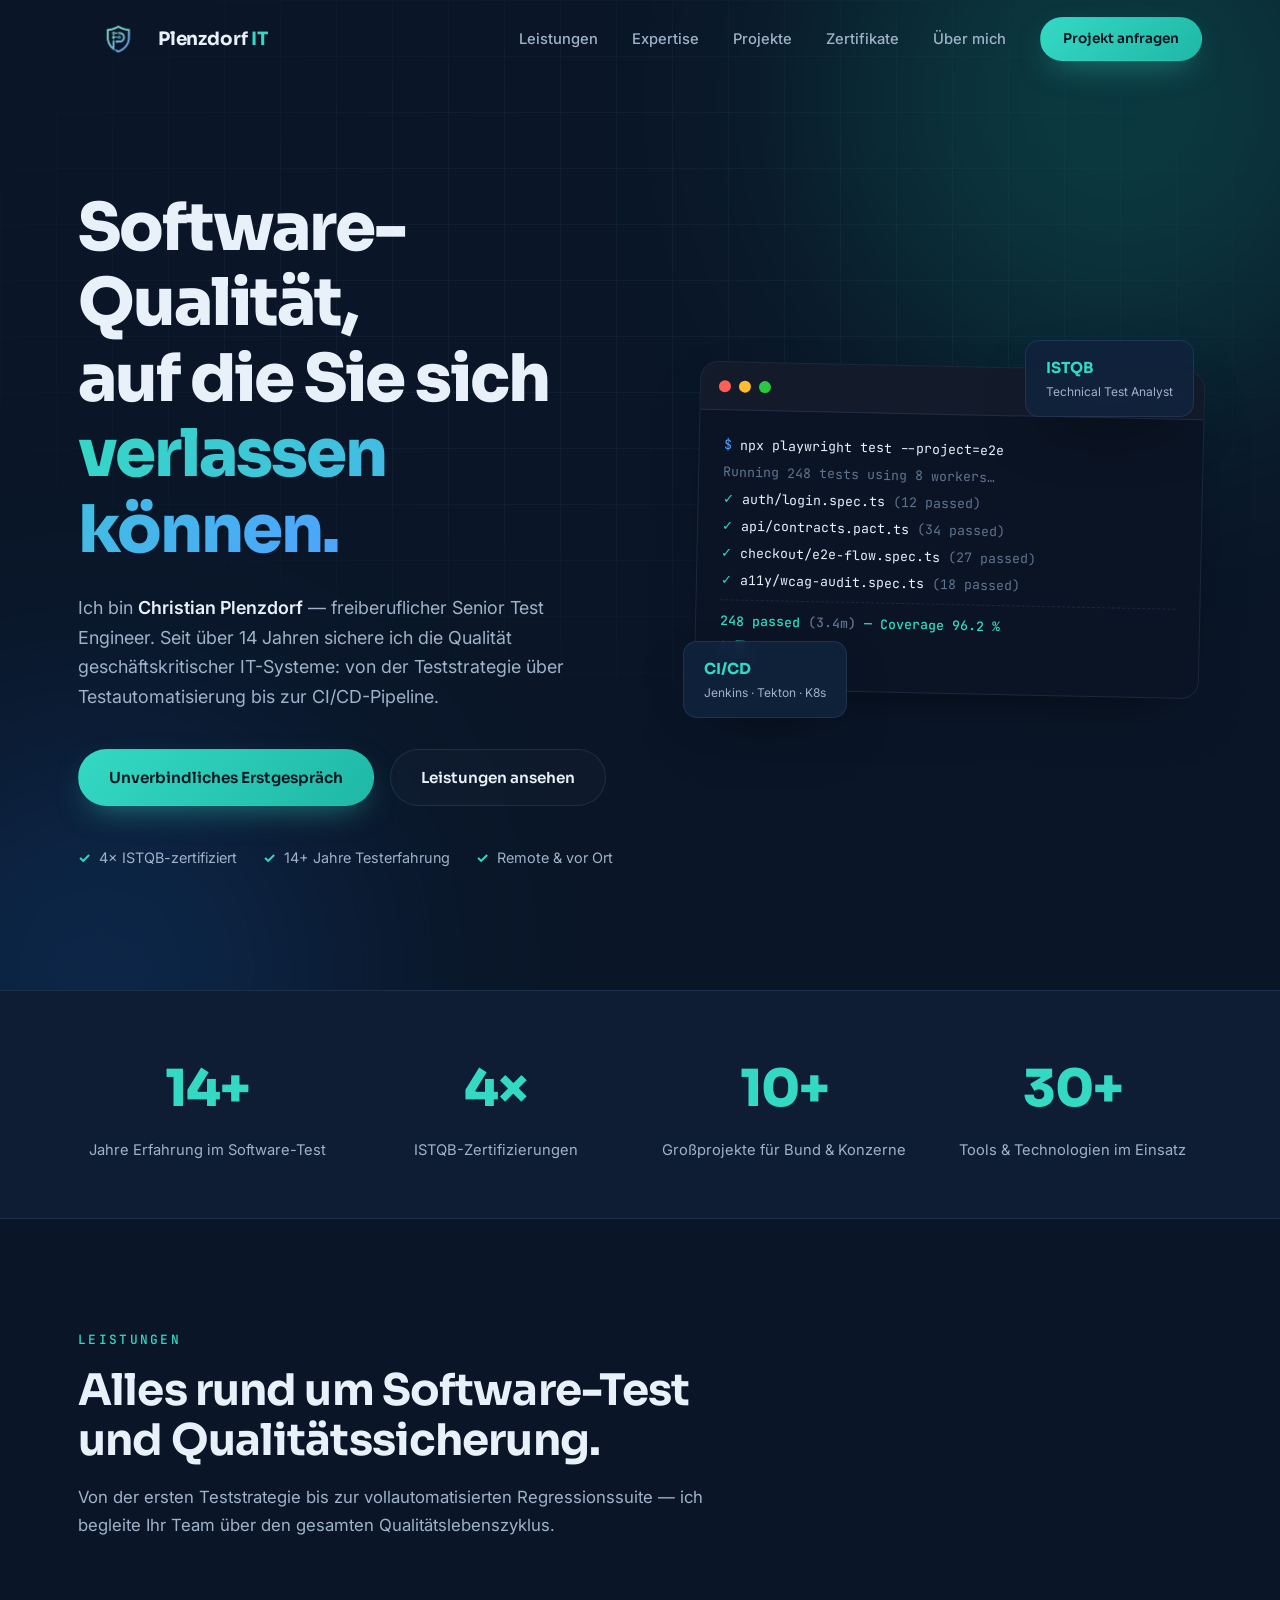
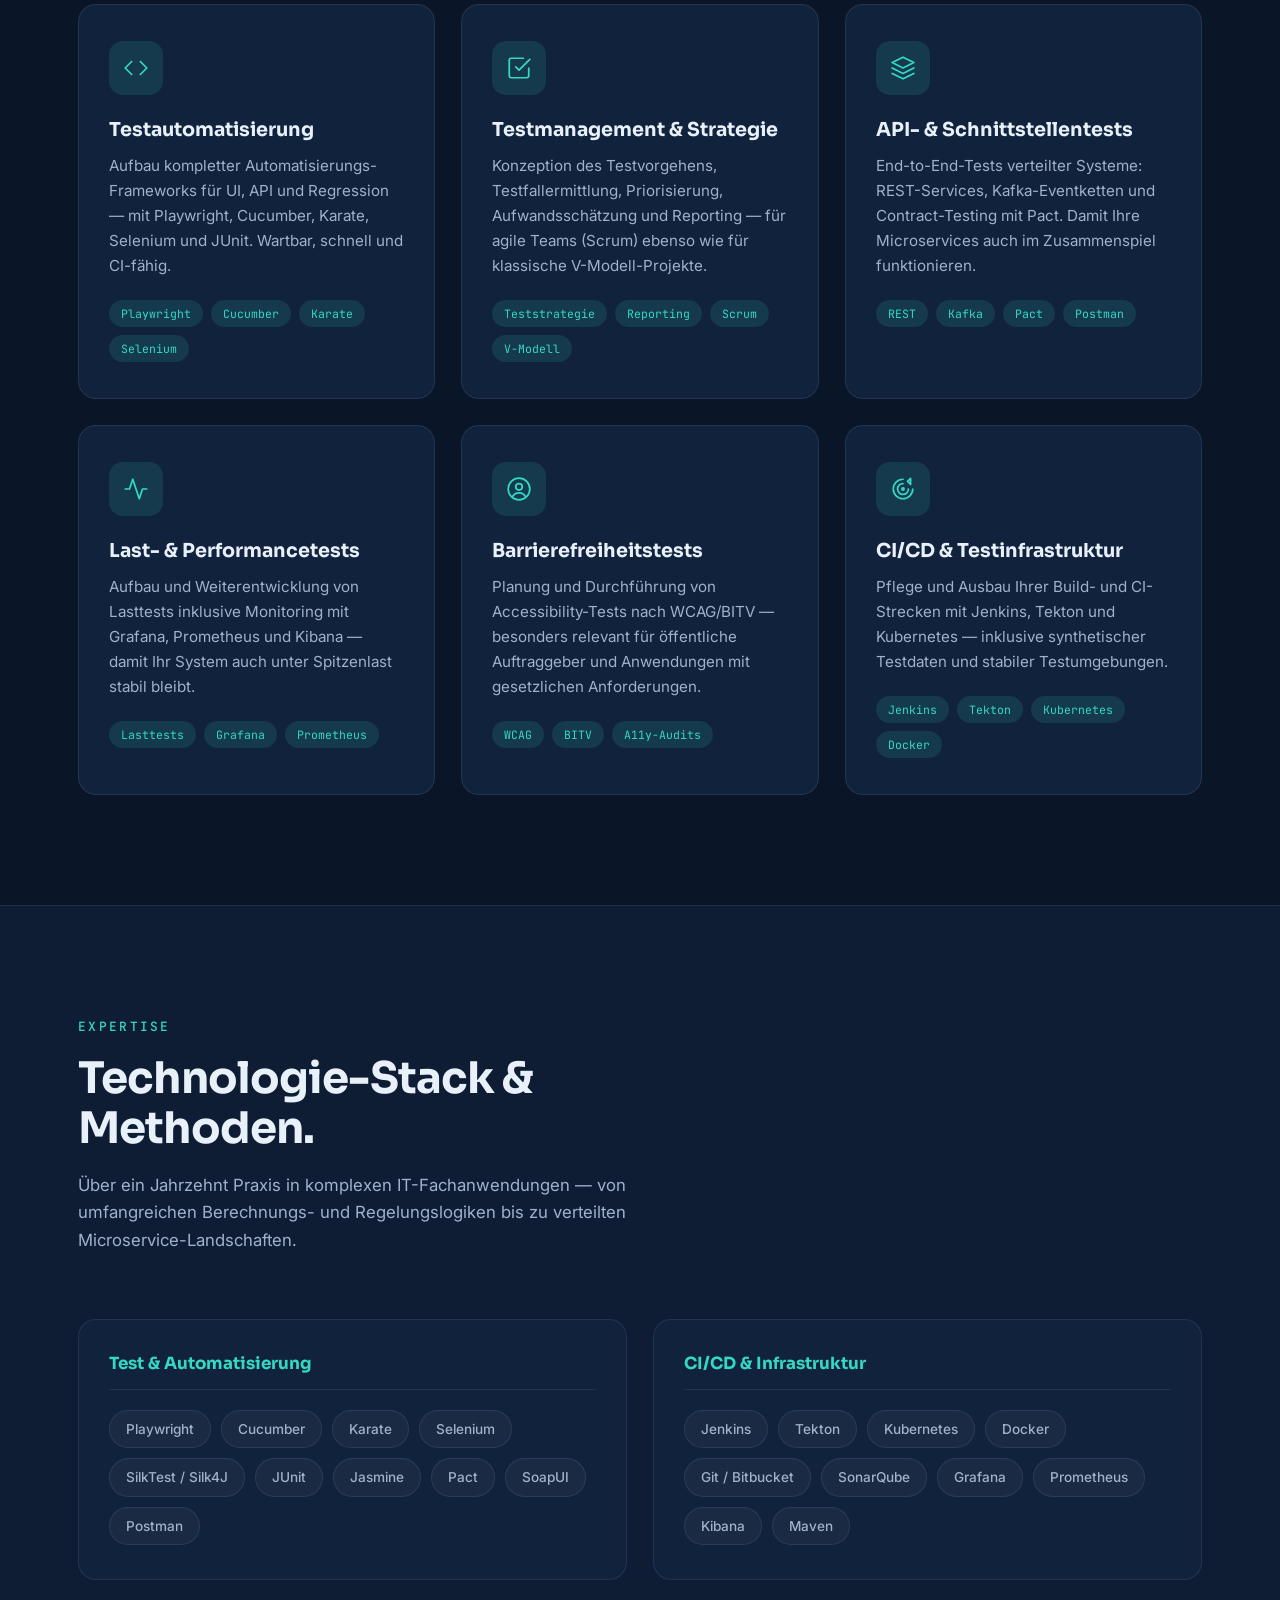
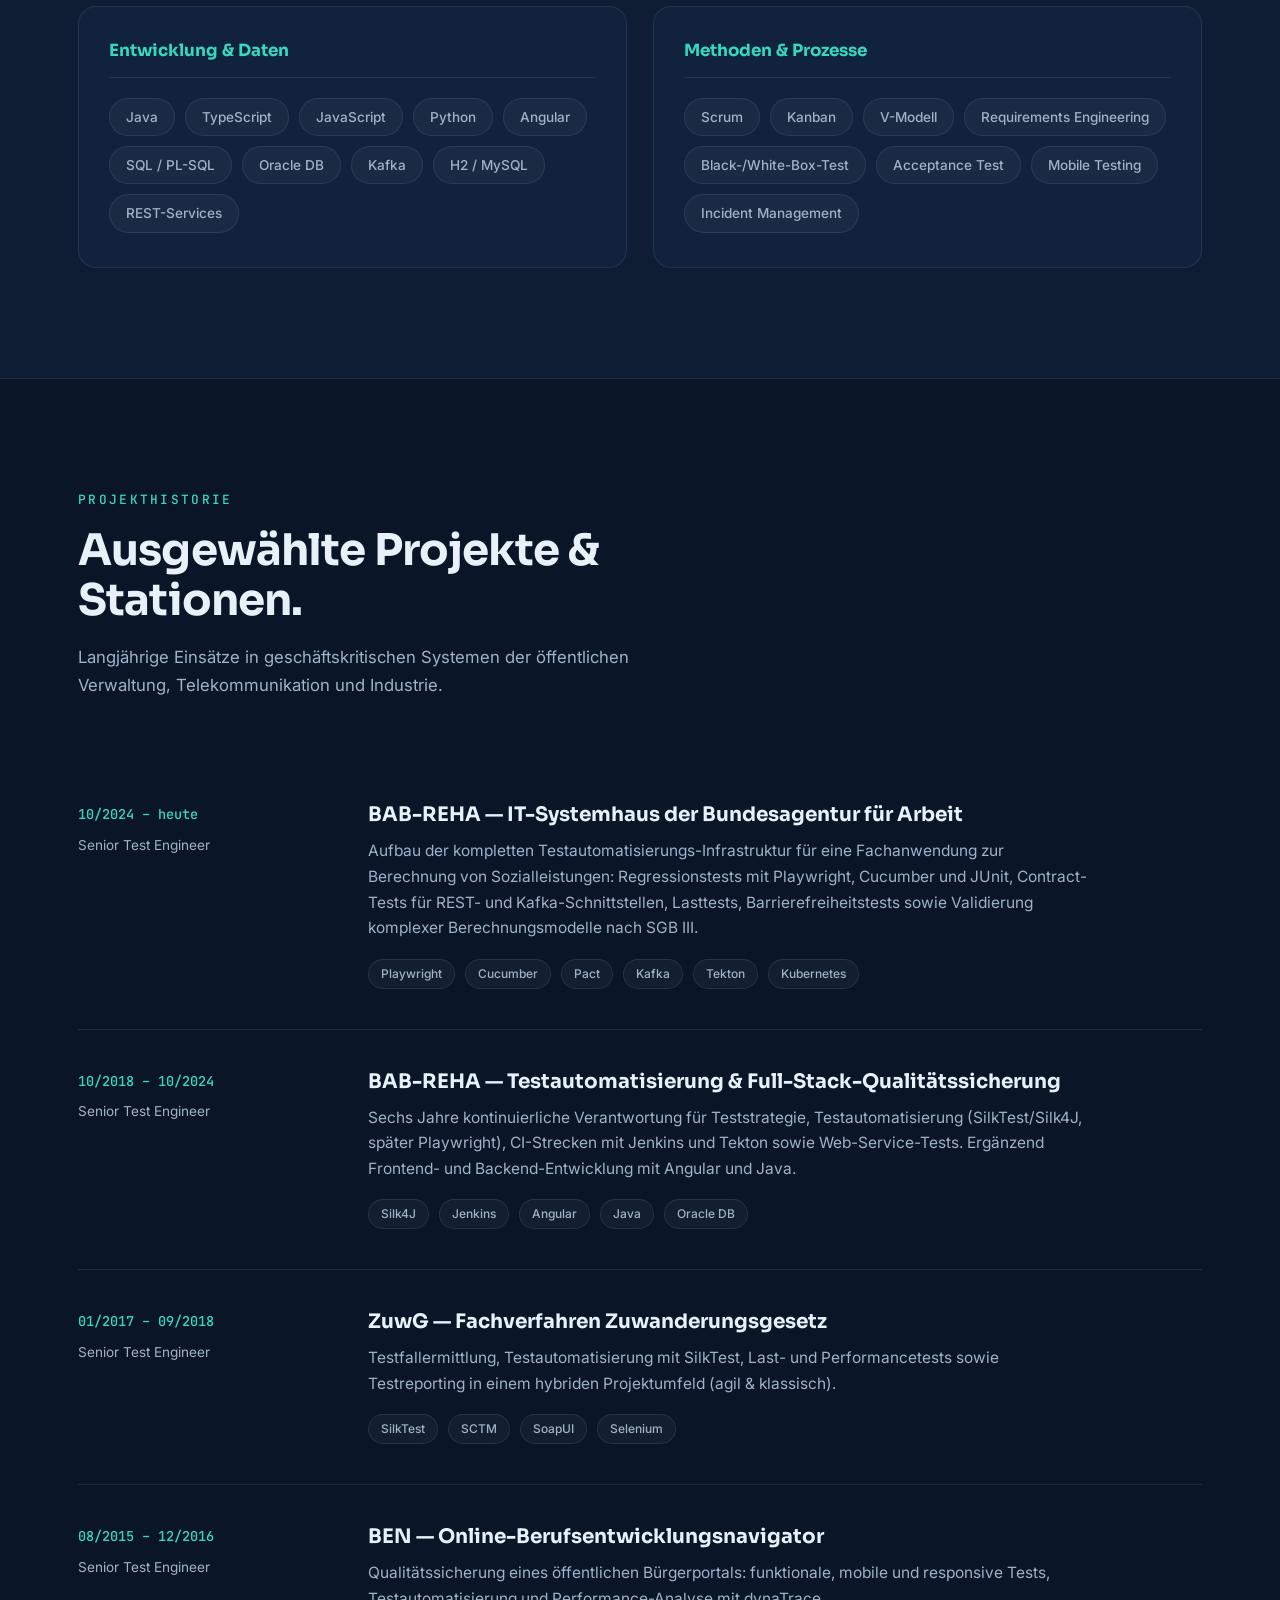
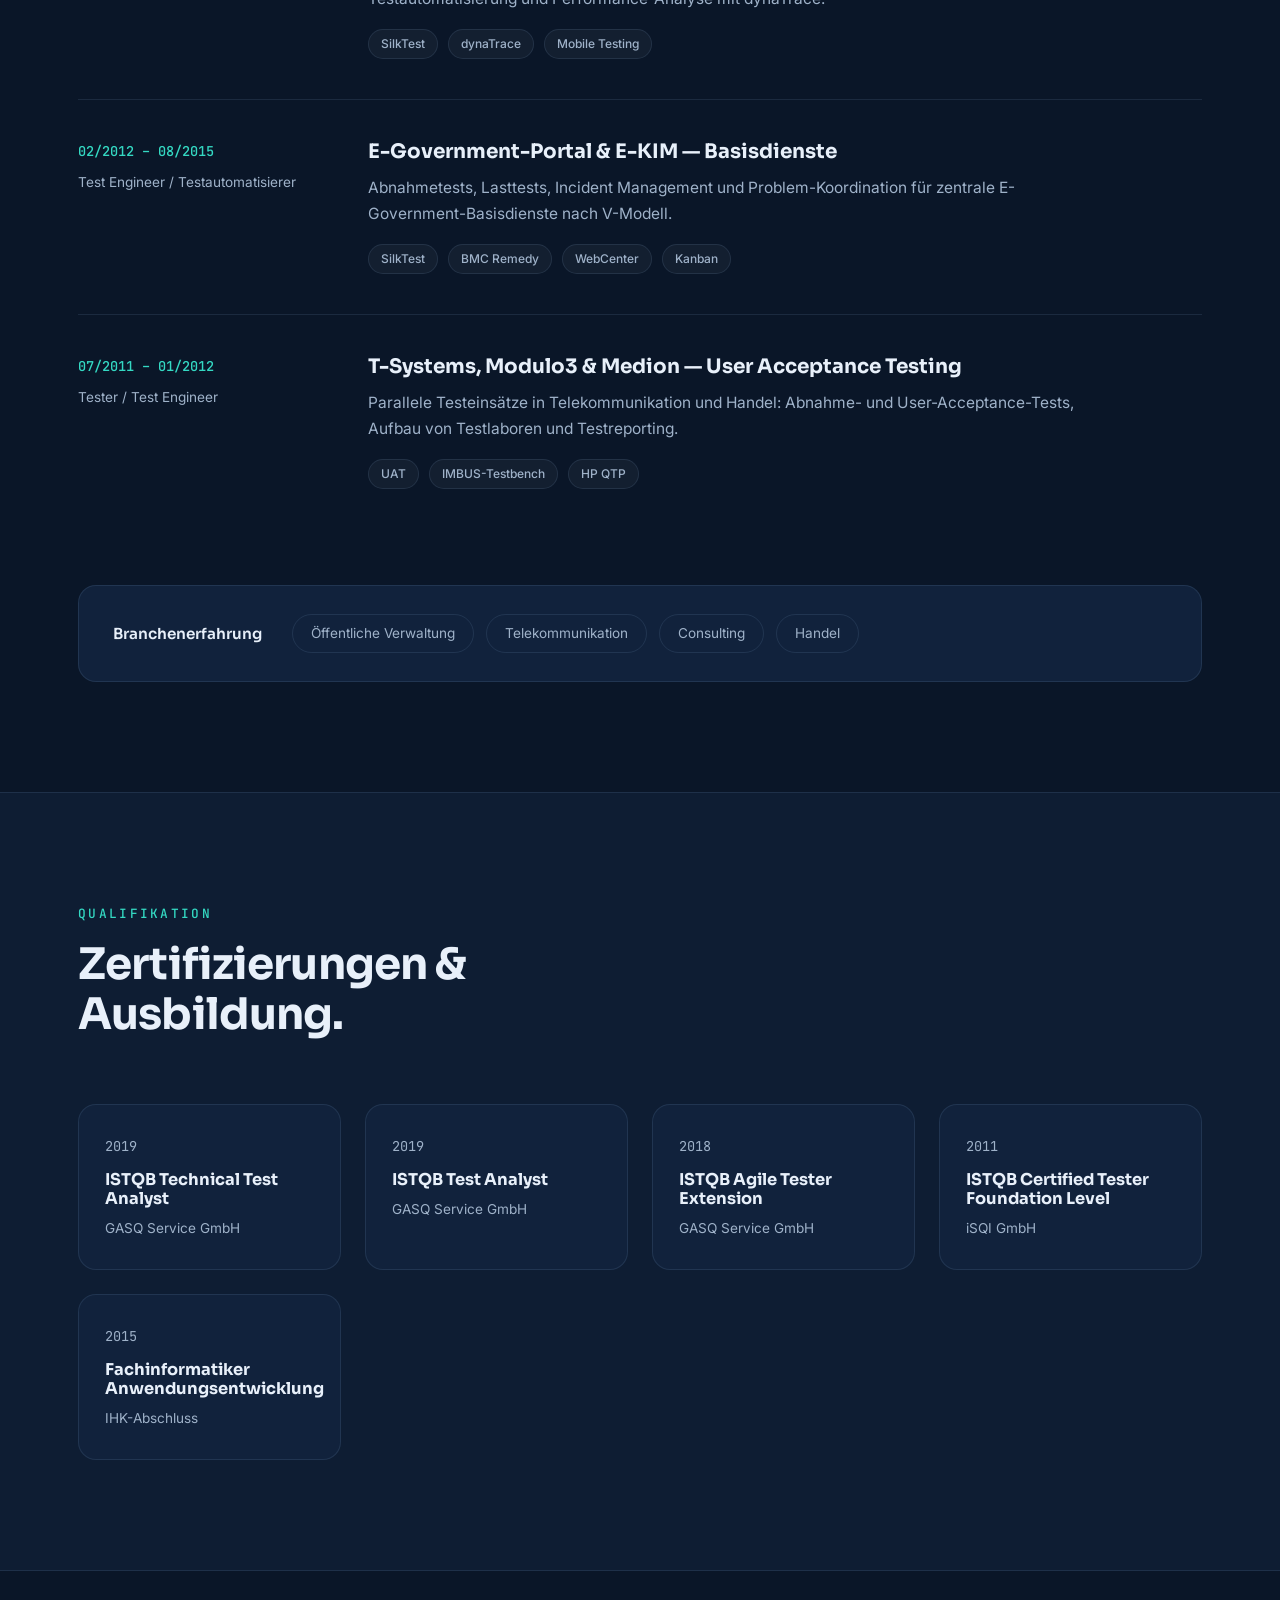
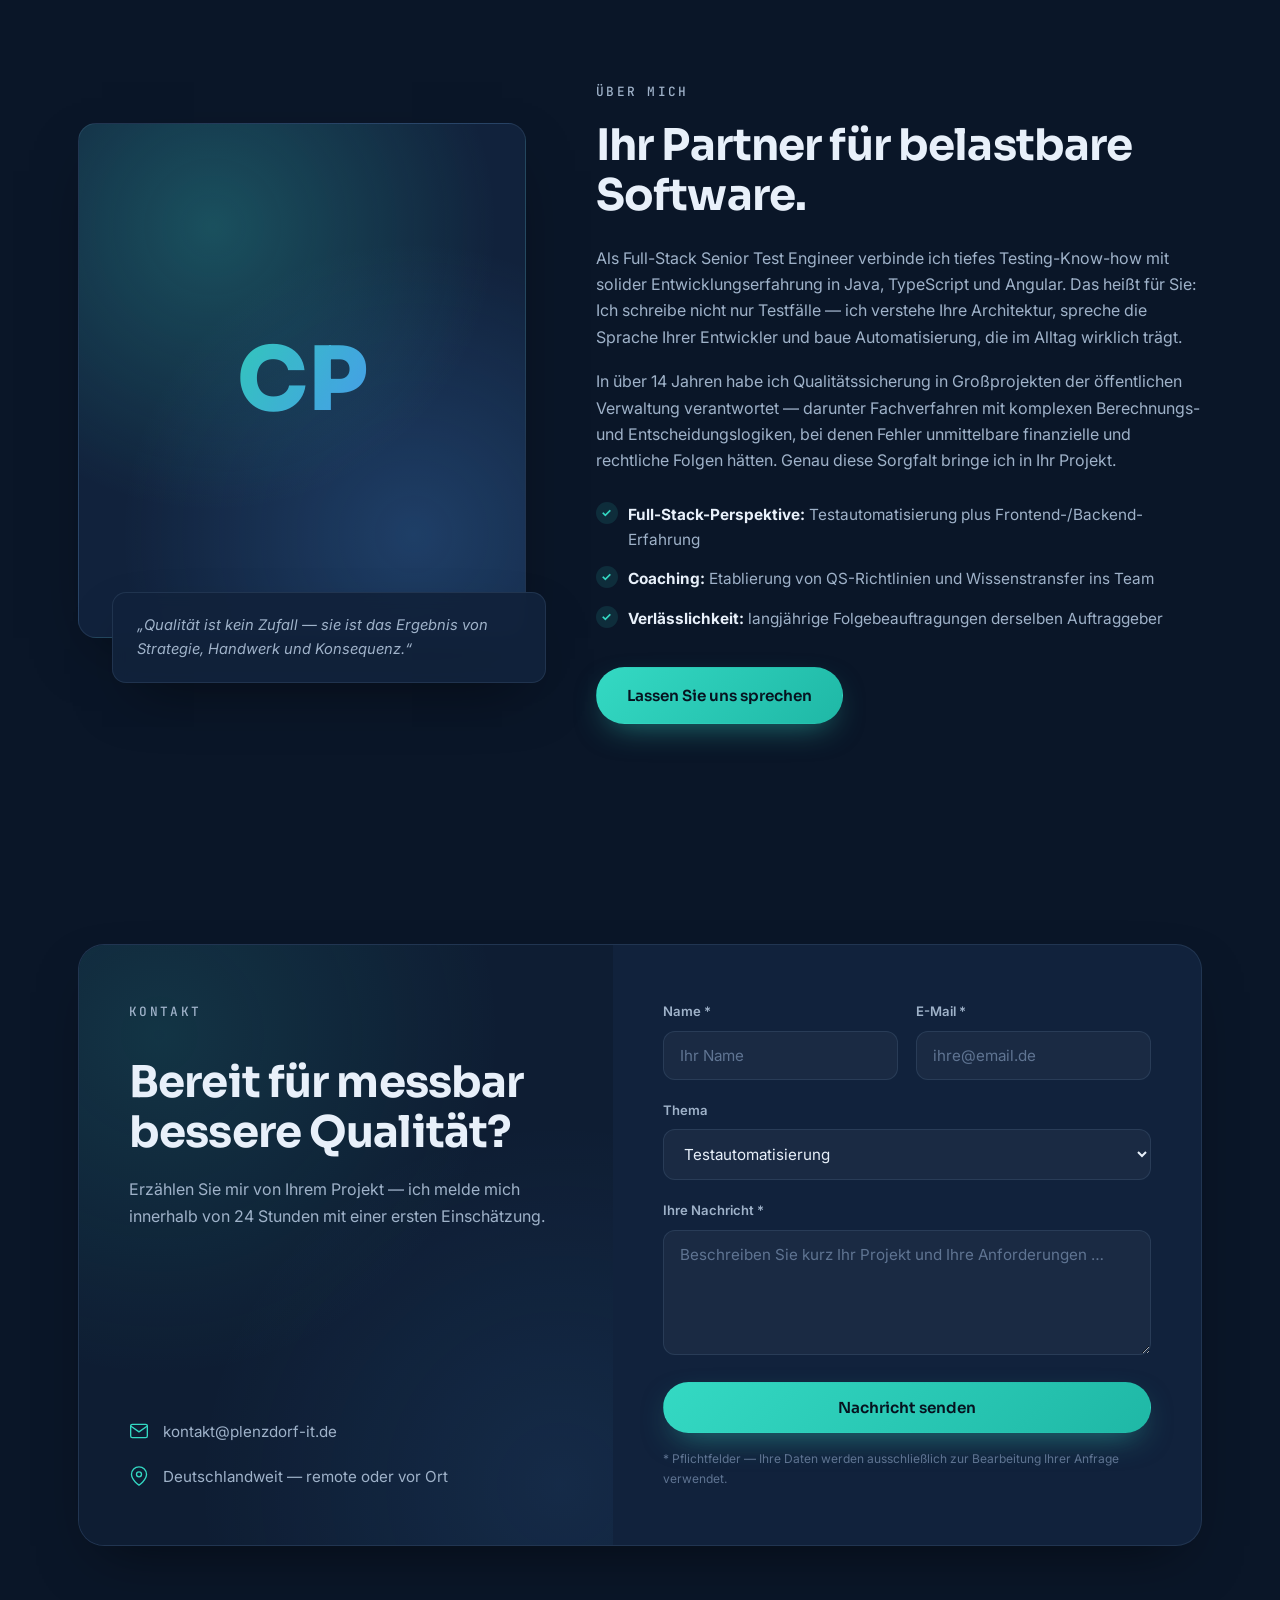
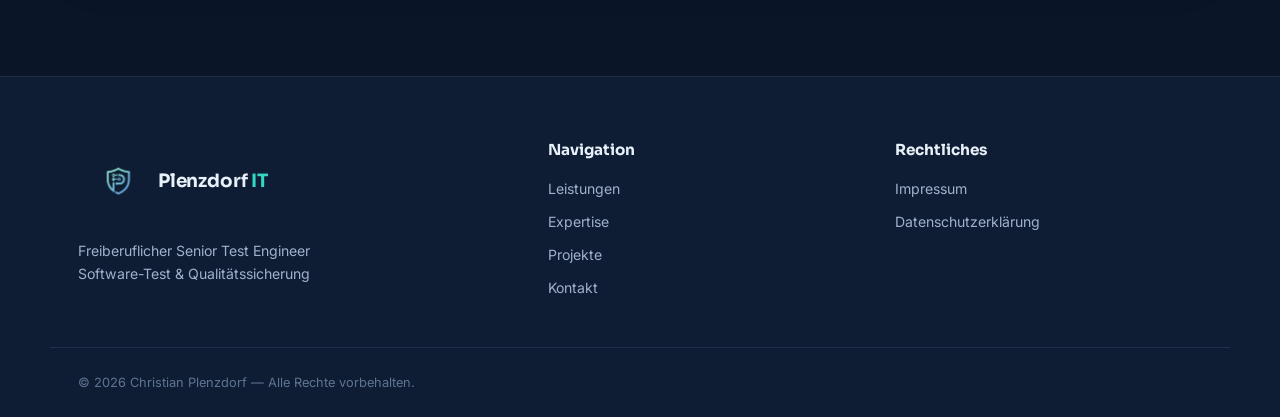
<file: index.html>
<!DOCTYPE html>
<html lang="de">
<head>
  <meta charset="UTF-8">
  <meta name="viewport" content="width=device-width, initial-scale=1.0">
  <title>Christian Plenzdorf — Software Test &amp; Qualitätssicherung | Freelancer</title>
  <meta name="description" content="Christian Plenzdorf — Freiberuflicher Senior Test Engineer. Testautomatisierung, Testmanagement, API- &amp; Lasttests, CI/CD-Qualitätssicherung. 14+ Jahre Erfahrung, 4× ISTQB-zertifiziert.">
  <meta name="robots" content="index, follow">
  <meta name="theme-color" content="#0a1628">
  <link rel="canonical" href="https://www.plenzdorf-it.de/">

  <!-- Open Graph / Facebook, LinkedIn -->
  <meta property="og:type" content="website">
  <meta property="og:locale" content="de_DE">
  <meta property="og:url" content="https://www.plenzdorf-it.de/">
  <meta property="og:site_name" content="Plenzdorf IT">
  <meta property="og:title" content="Christian Plenzdorf — Software Test &amp; Qualitätssicherung">
  <meta property="og:description" content="Freiberuflicher Senior Test Engineer: Testautomatisierung, Testmanagement, API- &amp; Lasttests, CI/CD-Qualitätssicherung. 14+ Jahre Erfahrung, 4× ISTQB-zertifiziert.">
  <meta property="og:image" content="https://www.plenzdorf-it.de/assets/logo.png">

  <!-- Twitter / X -->
  <meta name="twitter:card" content="summary">
  <meta name="twitter:title" content="Christian Plenzdorf — Software Test &amp; Qualitätssicherung">
  <meta name="twitter:description" content="Freiberuflicher Senior Test Engineer: Testautomatisierung, Testmanagement, API- &amp; Lasttests, CI/CD-Qualitätssicherung.">
  <meta name="twitter:image" content="https://www.plenzdorf-it.de/assets/logo.png">

  <link rel="preconnect" href="https://fonts.googleapis.com">
  <link rel="preconnect" href="https://fonts.gstatic.com" crossorigin>
  <link href="https://fonts.googleapis.com/css2?family=Sora:wght@400;500;600;700;800&family=Inter:wght@400;500;600&family=JetBrains+Mono:wght@400;500&display=swap" rel="stylesheet">
  <link rel="stylesheet" href="css/style.css">
  <link rel="icon" type="image/png" href="assets/logo.png">
</head>
<body>

  <!-- ===== Navigation ===== -->
  <header class="nav" id="nav">
    <div class="nav__inner container">
      <a href="#top" class="nav__logo">
        <img src="assets/logo.png" alt="Plenzdorf IT Logo" class="nav__logo-mark">
        <span class="nav__logo-text">Plenzdorf<em>&nbsp;IT</em></span>
      </a>
      <nav class="nav__links" id="navLinks">
        <a href="#leistungen">Leistungen</a>
        <a href="#expertise">Expertise</a>
        <a href="#projekte">Projekte</a>
        <a href="#zertifikate">Zertifikate</a>
        <a href="#ueber-mich">Über mich</a>
        <a href="#kontakt" class="btn btn--small btn--primary">Projekt anfragen</a>
      </nav>
      <button class="nav__burger" id="navBurger" aria-label="Menü öffnen" aria-expanded="false">
        <span></span><span></span><span></span>
      </button>
    </div>
  </header>

  <main id="top">

    <!-- ===== Hero ===== -->
    <section class="hero">
      <div class="hero__bg" aria-hidden="true">
        <div class="hero__grid"></div>
        <div class="hero__glow hero__glow--1"></div>
        <div class="hero__glow hero__glow--2"></div>
      </div>
      <div class="container hero__inner">
        <div class="hero__content reveal">
          <h1 class="hero__title">
            Software-Qualität,<br>
            auf die Sie sich<br>
            <span class="accent">verlassen können.</span>
          </h1>
          <p class="hero__sub">
            Ich bin <strong>Christian Plenzdorf</strong> — freiberuflicher Senior Test Engineer.
            Seit über 14 Jahren sichere ich die Qualität geschäftskritischer IT-Systeme:
            von der Teststrategie über Testautomatisierung bis zur CI/CD-Pipeline.
          </p>
          <div class="hero__cta">
            <a href="#kontakt" class="btn btn--primary">Unverbindliches Erstgespräch</a>
            <a href="#leistungen" class="btn btn--ghost">Leistungen ansehen</a>
          </div>
          <ul class="hero__badges">
            <li>4× ISTQB-zertifiziert</li>
            <li>14+ Jahre Testerfahrung</li>
            <li>Remote &amp; vor Ort</li>
          </ul>
        </div>
        <div class="hero__card reveal reveal--delay-1" aria-hidden="true">
          <div class="terminal">
            <div class="terminal__bar">
              <span></span><span></span><span></span>
              <p>qa-pipeline — zsh</p>
            </div>
            <div class="terminal__body">
              <p><span class="t-prompt">$</span> npx playwright test --project=e2e</p>
              <p class="t-dim">Running 248 tests using 8 workers…</p>
              <p><span class="t-ok">✓</span> auth/login.spec.ts <span class="t-dim">(12 passed)</span></p>
              <p><span class="t-ok">✓</span> api/contracts.pact.ts <span class="t-dim">(34 passed)</span></p>
              <p><span class="t-ok">✓</span> checkout/e2e-flow.spec.ts <span class="t-dim">(27 passed)</span></p>
              <p><span class="t-ok">✓</span> a11y/wcag-audit.spec.ts <span class="t-dim">(18 passed)</span></p>
              <p class="t-result">248 passed <span class="t-dim">(3.4m)</span> — Coverage 96.2 %</p>
              <p><span class="t-prompt">$</span> <span class="t-cursor"></span></p>
            </div>
          </div>
          <div class="hero__chip hero__chip--1">
            <strong>ISTQB</strong>
            <span>Technical Test Analyst</span>
          </div>
          <div class="hero__chip hero__chip--2">
            <strong>CI/CD</strong>
            <span>Jenkins · Tekton · K8s</span>
          </div>
        </div>
      </div>
    </section>

    <!-- ===== Kennzahlen ===== -->
    <section class="stats">
      <div class="container stats__grid">
        <div class="stat reveal">
          <p class="stat__num"><span class="count" data-target="14">0</span>+</p>
          <p class="stat__label">Jahre Erfahrung im Software-Test</p>
        </div>
        <div class="stat reveal reveal--delay-1">
          <p class="stat__num"><span class="count" data-target="4">0</span>×</p>
          <p class="stat__label">ISTQB-Zertifizierungen</p>
        </div>
        <div class="stat reveal reveal--delay-2">
          <p class="stat__num"><span class="count" data-target="10">0</span>+</p>
          <p class="stat__label">Großprojekte für Bund &amp; Konzerne</p>
        </div>
        <div class="stat reveal reveal--delay-3">
          <p class="stat__num"><span class="count" data-target="30">0</span>+</p>
          <p class="stat__label">Tools &amp; Technologien im Einsatz</p>
        </div>
      </div>
    </section>

    <!-- ===== Leistungen ===== -->
    <section class="section" id="leistungen">
      <div class="container">
        <div class="section__head reveal">
          <p class="section__eyebrow">Leistungen</p>
          <h2>Alles rund um Software-Test<br>und Qualitätssicherung.</h2>
          <p class="section__sub">
            Von der ersten Teststrategie bis zur vollautomatisierten Regressionssuite —
            ich begleite Ihr Team über den gesamten Qualitätslebenszyklus.
          </p>
        </div>
        <div class="cards">
          <article class="card reveal">
            <div class="card__icon">
              <svg viewBox="0 0 24 24" fill="none" stroke="currentColor" stroke-width="1.6" stroke-linecap="round" stroke-linejoin="round"><polyline points="16 18 22 12 16 6"/><polyline points="8 6 2 12 8 18"/></svg>
            </div>
            <h3>Testautomatisierung</h3>
            <p>Aufbau kompletter Automatisierungs-Frameworks für UI, API und Regression — mit Playwright, Cucumber, Karate, Selenium und JUnit. Wartbar, schnell und CI-fähig.</p>
            <ul class="card__tags"><li>Playwright</li><li>Cucumber</li><li>Karate</li><li>Selenium</li></ul>
          </article>
          <article class="card reveal reveal--delay-1">
            <div class="card__icon">
              <svg viewBox="0 0 24 24" fill="none" stroke="currentColor" stroke-width="1.6" stroke-linecap="round" stroke-linejoin="round"><path d="M9 11l3 3L22 4"/><path d="M21 12v7a2 2 0 0 1-2 2H5a2 2 0 0 1-2-2V5a2 2 0 0 1 2-2h11"/></svg>
            </div>
            <h3>Testmanagement &amp; Strategie</h3>
            <p>Konzeption des Testvorgehens, Testfallermittlung, Priorisierung, Aufwandsschätzung und Reporting — für agile Teams (Scrum) ebenso wie für klassische V-Modell-Projekte.</p>
            <ul class="card__tags"><li>Teststrategie</li><li>Reporting</li><li>Scrum</li><li>V-Modell</li></ul>
          </article>
          <article class="card reveal reveal--delay-2">
            <div class="card__icon">
              <svg viewBox="0 0 24 24" fill="none" stroke="currentColor" stroke-width="1.6" stroke-linecap="round" stroke-linejoin="round"><path d="M12 2L2 7l10 5 10-5-10-5z"/><path d="M2 17l10 5 10-5"/><path d="M2 12l10 5 10-5"/></svg>
            </div>
            <h3>API- &amp; Schnittstellentests</h3>
            <p>End-to-End-Tests verteilter Systeme: REST-Services, Kafka-Eventketten und Contract-Testing mit Pact. Damit Ihre Microservices auch im Zusammenspiel funktionieren.</p>
            <ul class="card__tags"><li>REST</li><li>Kafka</li><li>Pact</li><li>Postman</li></ul>
          </article>
          <article class="card reveal">
            <div class="card__icon">
              <svg viewBox="0 0 24 24" fill="none" stroke="currentColor" stroke-width="1.6" stroke-linecap="round" stroke-linejoin="round"><polyline points="22 12 18 12 15 21 9 3 6 12 2 12"/></svg>
            </div>
            <h3>Last- &amp; Performancetests</h3>
            <p>Aufbau und Weiterentwicklung von Lasttests inklusive Monitoring mit Grafana, Prometheus und Kibana — damit Ihr System auch unter Spitzenlast stabil bleibt.</p>
            <ul class="card__tags"><li>Lasttests</li><li>Grafana</li><li>Prometheus</li></ul>
          </article>
          <article class="card reveal reveal--delay-1">
            <div class="card__icon">
              <svg viewBox="0 0 24 24" fill="none" stroke="currentColor" stroke-width="1.6" stroke-linecap="round" stroke-linejoin="round"><circle cx="12" cy="12" r="10"/><circle cx="12" cy="10" r="3"/><path d="M6.2 18.7A6.5 6.5 0 0 1 12 15.5a6.5 6.5 0 0 1 5.8 3.2"/></svg>
            </div>
            <h3>Barrierefreiheitstests</h3>
            <p>Planung und Durchführung von Accessibility-Tests nach WCAG/BITV — besonders relevant für öffentliche Auftraggeber und Anwendungen mit gesetzlichen Anforderungen.</p>
            <ul class="card__tags"><li>WCAG</li><li>BITV</li><li>A11y-Audits</li></ul>
          </article>
          <article class="card reveal reveal--delay-2">
            <div class="card__icon">
              <svg viewBox="0 0 24 24" fill="none" stroke="currentColor" stroke-width="1.6" stroke-linecap="round" stroke-linejoin="round"><path d="M12 3a9 9 0 1 0 9 9"/><path d="M12 7a5 5 0 1 0 5 5"/><circle cx="12" cy="12" r="1"/><path d="M17 3l4 4-4 0 0-4z" transform="rotate(45 19 5)"/></svg>
            </div>
            <h3>CI/CD &amp; Testinfrastruktur</h3>
            <p>Pflege und Ausbau Ihrer Build- und CI-Strecken mit Jenkins, Tekton und Kubernetes — inklusive synthetischer Testdaten und stabiler Testumgebungen.</p>
            <ul class="card__tags"><li>Jenkins</li><li>Tekton</li><li>Kubernetes</li><li>Docker</li></ul>
          </article>
        </div>
      </div>
    </section>

    <!-- ===== Expertise / Tech ===== -->
    <section class="section section--alt" id="expertise">
      <div class="container">
        <div class="section__head reveal">
          <p class="section__eyebrow">Expertise</p>
          <h2>Technologie-Stack &amp; Methoden.</h2>
          <p class="section__sub">
            Über ein Jahrzehnt Praxis in komplexen IT-Fachanwendungen — von umfangreichen
            Berechnungs- und Regelungslogiken bis zu verteilten Microservice-Landschaften.
          </p>
        </div>
        <div class="expertise__grid">
          <div class="expertise__col reveal">
            <h3>Test &amp; Automatisierung</h3>
            <ul class="chips">
              <li>Playwright</li><li>Cucumber</li><li>Karate</li><li>Selenium</li>
              <li>SilkTest / Silk4J</li><li>JUnit</li><li>Jasmine</li><li>Pact</li>
              <li>SoapUI</li><li>Postman</li>
            </ul>
          </div>
          <div class="expertise__col reveal reveal--delay-1">
            <h3>CI/CD &amp; Infrastruktur</h3>
            <ul class="chips">
              <li>Jenkins</li><li>Tekton</li><li>Kubernetes</li><li>Docker</li>
              <li>Git / Bitbucket</li><li>SonarQube</li><li>Grafana</li>
              <li>Prometheus</li><li>Kibana</li><li>Maven</li>
            </ul>
          </div>
          <div class="expertise__col reveal reveal--delay-2">
            <h3>Entwicklung &amp; Daten</h3>
            <ul class="chips">
              <li>Java</li><li>TypeScript</li><li>JavaScript</li><li>Python</li>
              <li>Angular</li><li>SQL / PL-SQL</li><li>Oracle DB</li><li>Kafka</li>
              <li>H2 / MySQL</li><li>REST-Services</li>
            </ul>
          </div>
          <div class="expertise__col reveal reveal--delay-3">
            <h3>Methoden &amp; Prozesse</h3>
            <ul class="chips">
              <li>Scrum</li><li>Kanban</li><li>V-Modell</li><li>Requirements Engineering</li>
              <li>Black-/White-Box-Test</li><li>Acceptance Test</li><li>Mobile Testing</li>
              <li>Incident Management</li>
            </ul>
          </div>
        </div>
      </div>
    </section>

    <!-- ===== Projekte / Referenzen ===== -->
    <section class="section" id="projekte">
      <div class="container">
        <div class="section__head reveal">
          <p class="section__eyebrow">Projekthistorie</p>
          <h2>Ausgewählte Projekte &amp; Stationen.</h2>
          <p class="section__sub">
            Langjährige Einsätze in geschäftskritischen Systemen der öffentlichen Verwaltung,
            Telekommunikation und Industrie.
          </p>
        </div>
        <div class="timeline">
          <article class="timeline__item reveal">
            <div class="timeline__meta">
              <span class="timeline__period">10/2024 – heute</span>
              <span class="timeline__role">Senior Test Engineer</span>
            </div>
            <div class="timeline__body">
              <h3>BAB-REHA — IT-Systemhaus der Bundesagentur für Arbeit</h3>
              <p>
                Aufbau der kompletten Testautomatisierungs-Infrastruktur für eine Fachanwendung
                zur Berechnung von Sozialleistungen: Regressionstests mit Playwright, Cucumber und JUnit,
                Contract-Tests für REST- und Kafka-Schnittstellen, Lasttests, Barrierefreiheitstests
                sowie Validierung komplexer Berechnungsmodelle nach SGB III.
              </p>
              <ul class="chips chips--small">
                <li>Playwright</li><li>Cucumber</li><li>Pact</li><li>Kafka</li><li>Tekton</li><li>Kubernetes</li>
              </ul>
            </div>
          </article>
          <article class="timeline__item reveal">
            <div class="timeline__meta">
              <span class="timeline__period">10/2018 – 10/2024</span>
              <span class="timeline__role">Senior Test Engineer</span>
            </div>
            <div class="timeline__body">
              <h3>BAB-REHA — Testautomatisierung &amp; Full-Stack-Qualitätssicherung</h3>
              <p>
                Sechs Jahre kontinuierliche Verantwortung für Teststrategie, Testautomatisierung
                (SilkTest/Silk4J, später Playwright), CI-Strecken mit Jenkins und Tekton sowie
                Web-Service-Tests. Ergänzend Frontend- und Backend-Entwicklung mit Angular und Java.
              </p>
              <ul class="chips chips--small">
                <li>Silk4J</li><li>Jenkins</li><li>Angular</li><li>Java</li><li>Oracle DB</li>
              </ul>
            </div>
          </article>
          <article class="timeline__item reveal">
            <div class="timeline__meta">
              <span class="timeline__period">01/2017 – 09/2018</span>
              <span class="timeline__role">Senior Test Engineer</span>
            </div>
            <div class="timeline__body">
              <h3>ZuwG — Fachverfahren Zuwanderungsgesetz</h3>
              <p>
                Testfallermittlung, Testautomatisierung mit SilkTest, Last- und Performancetests
                sowie Testreporting in einem hybriden Projektumfeld (agil &amp; klassisch).
              </p>
              <ul class="chips chips--small">
                <li>SilkTest</li><li>SCTM</li><li>SoapUI</li><li>Selenium</li>
              </ul>
            </div>
          </article>
          <article class="timeline__item reveal">
            <div class="timeline__meta">
              <span class="timeline__period">08/2015 – 12/2016</span>
              <span class="timeline__role">Senior Test Engineer</span>
            </div>
            <div class="timeline__body">
              <h3>BEN — Online-Berufsentwicklungsnavigator</h3>
              <p>
                Qualitätssicherung eines öffentlichen Bürgerportals: funktionale, mobile und
                responsive Tests, Testautomatisierung und Performance-Analyse mit dynaTrace.
              </p>
              <ul class="chips chips--small">
                <li>SilkTest</li><li>dynaTrace</li><li>Mobile Testing</li>
              </ul>
            </div>
          </article>
          <article class="timeline__item reveal">
            <div class="timeline__meta">
              <span class="timeline__period">02/2012 – 08/2015</span>
              <span class="timeline__role">Test Engineer / Testautomatisierer</span>
            </div>
            <div class="timeline__body">
              <h3>E-Government-Portal &amp; E-KIM — Basisdienste</h3>
              <p>
                Abnahmetests, Lasttests, Incident Management und Problem-Koordination für
                zentrale E-Government-Basisdienste nach V-Modell.
              </p>
              <ul class="chips chips--small">
                <li>SilkTest</li><li>BMC Remedy</li><li>WebCenter</li><li>Kanban</li>
              </ul>
            </div>
          </article>
          <article class="timeline__item reveal">
            <div class="timeline__meta">
              <span class="timeline__period">07/2011 – 01/2012</span>
              <span class="timeline__role">Tester / Test Engineer</span>
            </div>
            <div class="timeline__body">
              <h3>T-Systems, Modulo3 &amp; Medion — User Acceptance Testing</h3>
              <p>
                Parallele Testeinsätze in Telekommunikation und Handel: Abnahme- und
                User-Acceptance-Tests, Aufbau von Testlaboren und Testreporting.
              </p>
              <ul class="chips chips--small">
                <li>UAT</li><li>IMBUS-Testbench</li><li>HP QTP</li>
              </ul>
            </div>
          </article>
        </div>
        <div class="branchen reveal">
          <p class="branchen__label">Branchenerfahrung</p>
          <ul>
            <li>Öffentliche Verwaltung</li>
            <li>Telekommunikation</li>
            <li>Consulting</li>
            <li>Handel</li>
          </ul>
        </div>
      </div>
    </section>

    <!-- ===== Zertifikate ===== -->
    <section class="section section--alt" id="zertifikate">
      <div class="container">
        <div class="section__head reveal">
          <p class="section__eyebrow">Qualifikation</p>
          <h2>Zertifizierungen &amp; Ausbildung.</h2>
        </div>
        <div class="certs">
          <article class="cert reveal">
            <p class="cert__year">2019</p>
            <h3>ISTQB Technical Test Analyst</h3>
            <p>GASQ Service GmbH</p>
          </article>
          <article class="cert reveal reveal--delay-1">
            <p class="cert__year">2019</p>
            <h3>ISTQB Test Analyst</h3>
            <p>GASQ Service GmbH</p>
          </article>
          <article class="cert reveal reveal--delay-2">
            <p class="cert__year">2018</p>
            <h3>ISTQB Agile Tester Extension</h3>
            <p>GASQ Service GmbH</p>
          </article>
          <article class="cert reveal reveal--delay-3">
            <p class="cert__year">2011</p>
            <h3>ISTQB Certified Tester Foundation Level</h3>
            <p>iSQI GmbH</p>
          </article>
          <article class="cert reveal reveal--delay-4">
            <p class="cert__year">2015</p>
            <h3>Fachinformatiker Anwendungsentwicklung</h3>
            <p>IHK-Abschluss</p>
          </article>
        </div>
      </div>
    </section>

    <!-- ===== Über mich ===== -->
    <section class="section" id="ueber-mich">
      <div class="container about">
        <div class="about__visual reveal" aria-hidden="true">
          <div class="about__portrait">
            <span>CP</span>
          </div>
          <div class="about__quote">
            <p>„Qualität ist kein Zufall — sie ist das Ergebnis von Strategie, Handwerk und Konsequenz.“</p>
          </div>
        </div>
        <div class="about__content reveal reveal--delay-1">
          <p class="section__eyebrow">Über mich</p>
          <h2>Ihr Partner für belastbare Software.</h2>
          <p>
            Als Full-Stack Senior Test Engineer verbinde ich tiefes Testing-Know-how mit
            solider Entwicklungserfahrung in Java, TypeScript und Angular. Das heißt für Sie:
            Ich schreibe nicht nur Testfälle — ich verstehe Ihre Architektur, spreche die Sprache
            Ihrer Entwickler und baue Automatisierung, die im Alltag wirklich trägt.
          </p>
          <p>
            In über 14 Jahren habe ich Qualitätssicherung in Großprojekten der öffentlichen
            Verwaltung verantwortet — darunter Fachverfahren mit komplexen Berechnungs- und
            Entscheidungslogiken, bei denen Fehler unmittelbare finanzielle und rechtliche
            Folgen hätten. Genau diese Sorgfalt bringe ich in Ihr Projekt.
          </p>
          <ul class="about__points">
            <li><strong>Full-Stack-Perspektive:</strong> Testautomatisierung plus Frontend-/Backend-Erfahrung</li>
            <li><strong>Coaching:</strong> Etablierung von QS-Richtlinien und Wissenstransfer ins Team</li>
            <li><strong>Verlässlichkeit:</strong> langjährige Folgebeauftragungen derselben Auftraggeber</li>
          </ul>
          <a href="#kontakt" class="btn btn--primary">Lassen Sie uns sprechen</a>
        </div>
      </div>
    </section>

    <!-- ===== Kontakt ===== -->
    <section class="section section--contact" id="kontakt">
      <div class="container">
        <div class="contact__box reveal">
          <div class="contact__info">
            <p class="section__eyebrow">Kontakt</p>
            <h2>Bereit für messbar<br>bessere Qualität?</h2>
            <p>
              Erzählen Sie mir von Ihrem Projekt — ich melde mich innerhalb
              von 24 Stunden mit einer ersten Einschätzung.
            </p>
            <ul class="contact__details">
              <li>
                <svg viewBox="0 0 24 24" fill="none" stroke="currentColor" stroke-width="1.6" stroke-linecap="round" stroke-linejoin="round"><path d="M4 4h16c1.1 0 2 .9 2 2v12c0 1.1-.9 2-2 2H4c-1.1 0-2-.9-2-2V6c0-1.1.9-2 2-2z"/><polyline points="22,6 12,13 2,6"/></svg>
                <a href="mailto:kontakt@plenzdorf-it.de">kontakt@plenzdorf-it.de</a>
              </li>
              <li>
                <svg viewBox="0 0 24 24" fill="none" stroke="currentColor" stroke-width="1.6" stroke-linecap="round" stroke-linejoin="round"><path d="M21 10c0 7-9 13-9 13s-9-6-9-13a9 9 0 0 1 18 0z"/><circle cx="12" cy="10" r="3"/></svg>
                <span>Deutschlandweit — remote oder vor Ort</span>
              </li>
            </ul>
          </div>
          <!--
            Formular-Backend: Web3Forms (kein Account/Passwort nötig, nur Access Key).
            Anfragen gehen an das Postfach, das beim Erstellen des Access Keys
            unter web3forms.com hinterlegt wurde (kontakt@plenzdorf-it.de).
          -->
          <form
            class="contact__form"
            id="contactForm"
            action="https://api.web3forms.com/submit"
            method="POST"
            novalidate
          >
            <input type="hidden" name="access_key" value="a27f4849-b00e-4e79-88ea-cc37519ec38f">
            <input type="hidden" name="subject" value="Neue Projektanfrage über plenzdorf-it.de">
            <input type="checkbox" name="botcheck" style="display:none" tabindex="-1" autocomplete="off">
            <div class="form__row">
              <div class="form__field">
                <label for="name">Name *</label>
                <input type="text" id="name" name="name" required autocomplete="name" placeholder="Ihr Name">
              </div>
              <div class="form__field">
                <label for="email">E-Mail *</label>
                <input type="email" id="email" name="email" required autocomplete="email" placeholder="ihre@email.de">
              </div>
            </div>
            <div class="form__field">
              <label for="topic">Thema</label>
              <select id="topic" name="topic">
                <option>Testautomatisierung</option>
                <option>Testmanagement &amp; Strategie</option>
                <option>API- &amp; Schnittstellentests</option>
                <option>Last- &amp; Performancetests</option>
                <option>Barrierefreiheit</option>
                <option>Sonstiges</option>
              </select>
            </div>
            <div class="form__field">
              <label for="message">Ihre Nachricht *</label>
              <textarea id="message" name="message" rows="5" required placeholder="Beschreiben Sie kurz Ihr Projekt und Ihre Anforderungen …"></textarea>
            </div>
            <button type="submit" class="btn btn--primary btn--full">
              <span class="btn__label">Nachricht senden</span>
            </button>
            <p class="form__note">* Pflichtfelder — Ihre Daten werden ausschließlich zur Bearbeitung Ihrer Anfrage verwendet.</p>
            <p class="form__success" id="formSuccess" hidden>Vielen Dank! Ihre Nachricht wurde übermittelt — ich melde mich zeitnah bei Ihnen.</p>
            <p class="form__error" id="formError" hidden>Ups, etwas ist schiefgelaufen. Bitte versuchen Sie es erneut oder schreiben Sie mir direkt per E-Mail.</p>
          </form>
        </div>
      </div>
    </section>

  </main>

  <!-- ===== Footer ===== -->
  <footer class="footer">
    <div class="container footer__inner">
      <div class="footer__brand">
        <a href="#top" class="nav__logo">
          <img src="assets/logo.png" alt="Plenzdorf IT Logo" class="nav__logo-mark">
          <span class="nav__logo-text">Plenzdorf<em>&nbsp;IT</em></span>
        </a>
        <p>Freiberuflicher Senior Test Engineer<br>Software-Test &amp; Qualitätssicherung</p>
      </div>
      <div class="footer__col">
        <h4>Navigation</h4>
        <a href="#leistungen">Leistungen</a>
        <a href="#expertise">Expertise</a>
        <a href="#projekte">Projekte</a>
        <a href="#kontakt">Kontakt</a>
      </div>
      <div class="footer__col">
        <h4>Rechtliches</h4>
        <a href="impressum.html">Impressum</a>
        <a href="datenschutz.html">Datenschutzerklärung</a>
      </div>
    </div>
    <div class="container footer__bottom">
      <p>© 2026 Christian Plenzdorf — Alle Rechte vorbehalten.</p>
    </div>
  </footer>

  <script src="js/main.js"></script>
</body>
</html>
</file>
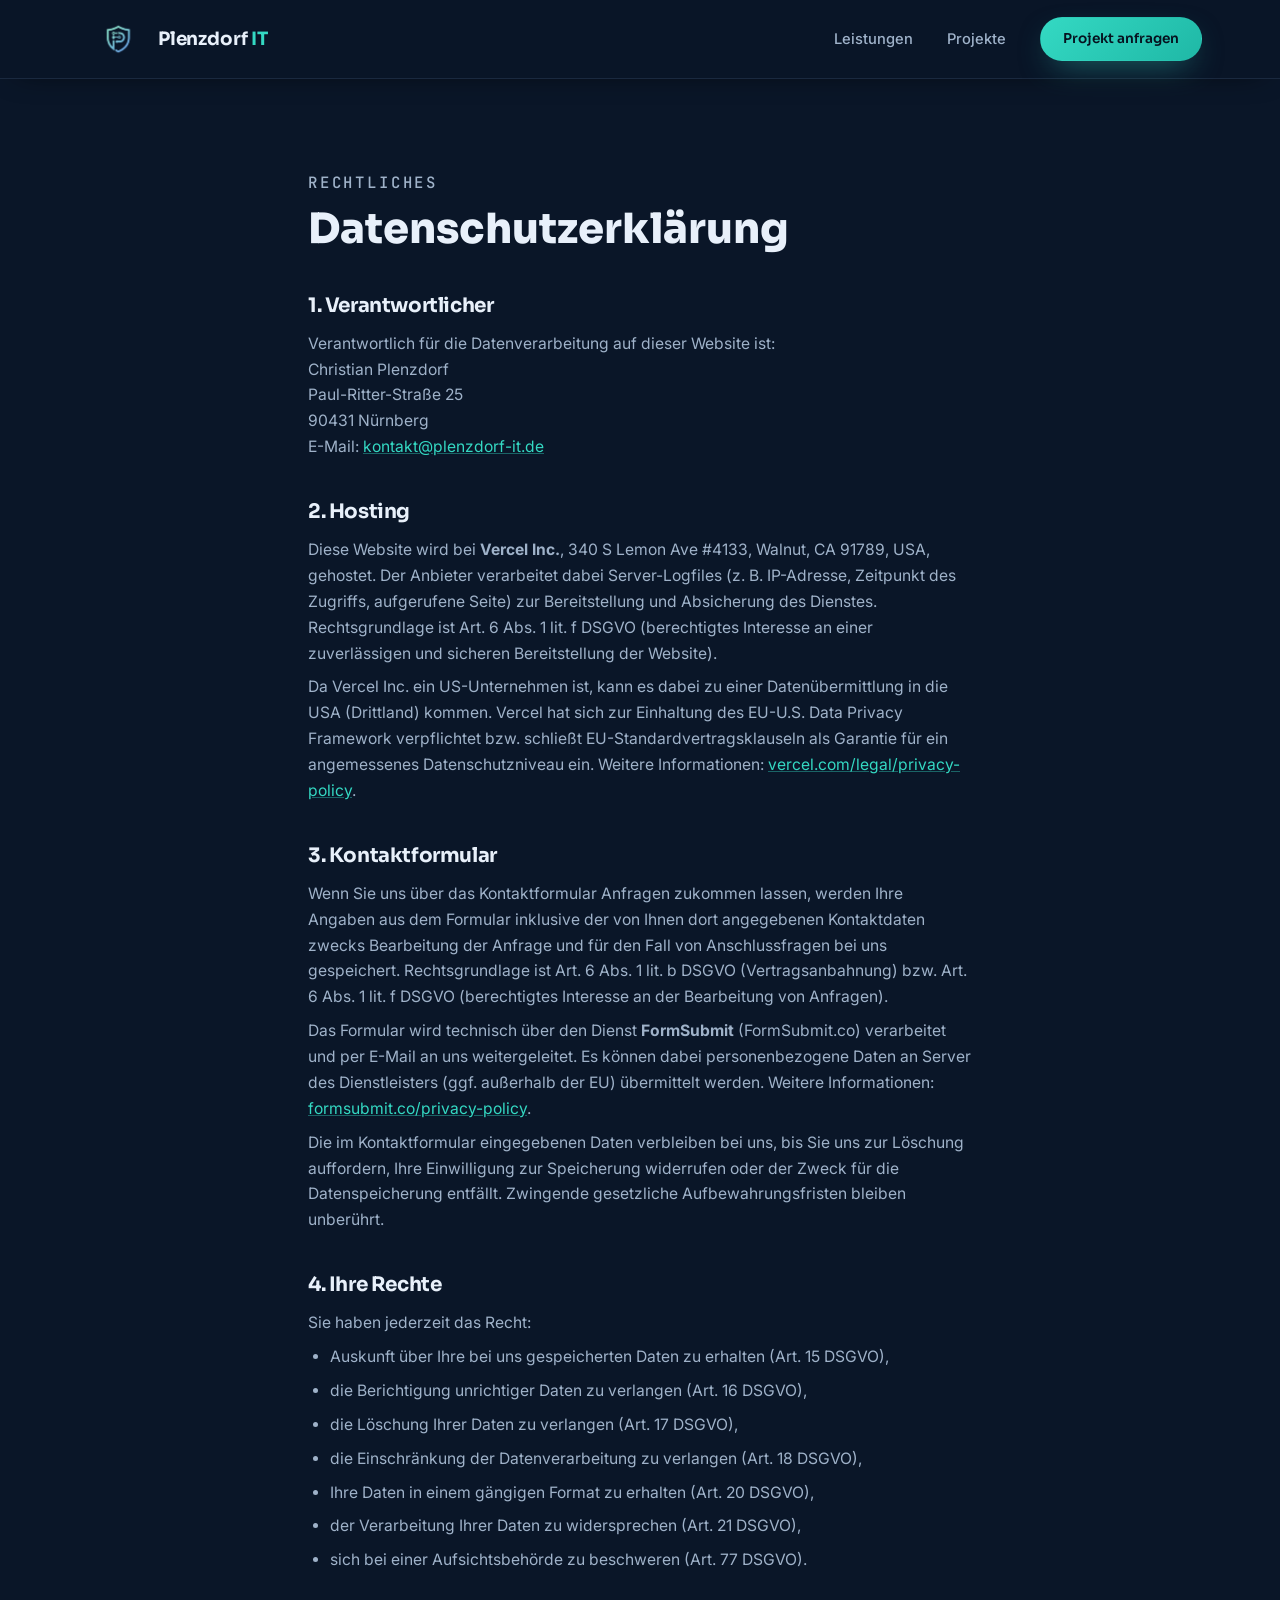
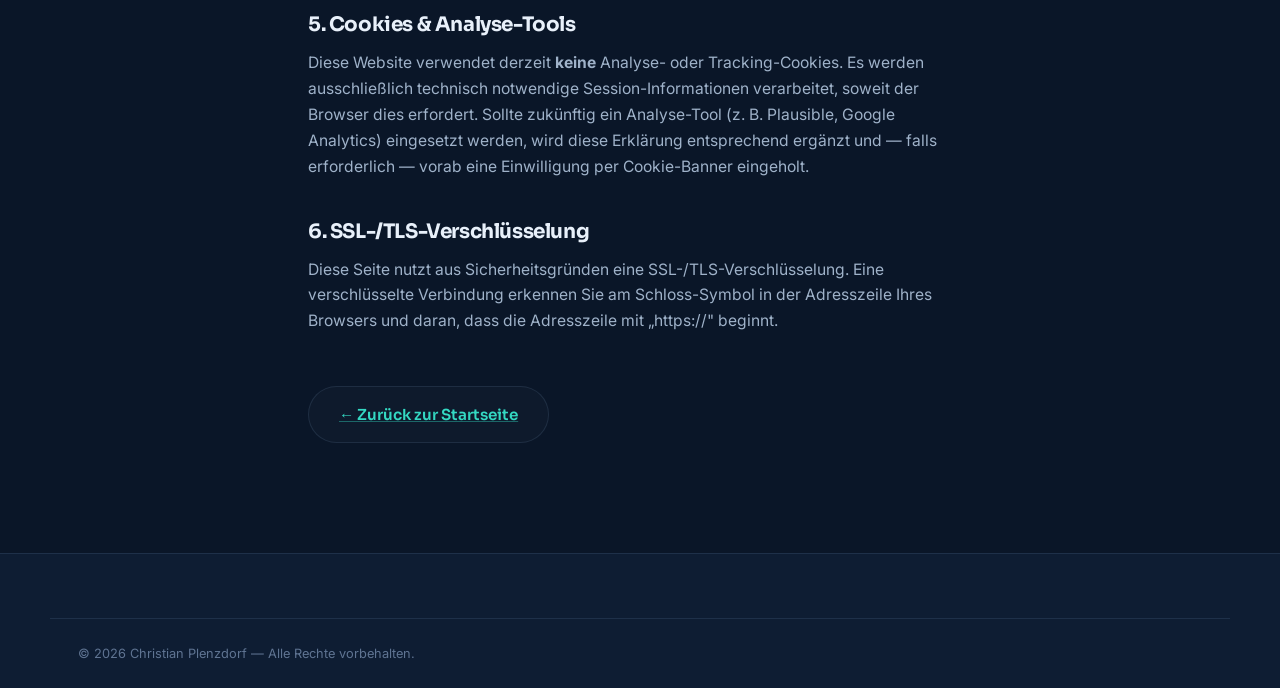
<file: datenschutz.html>
<!DOCTYPE html>
<html lang="de">
<head>
  <meta charset="UTF-8">
  <meta name="viewport" content="width=device-width, initial-scale=1.0">
  <title>Datenschutzerklärung | Plenzdorf IT</title>
  <meta name="robots" content="noindex, follow">
  <meta name="theme-color" content="#0a1628">
  <link rel="preconnect" href="https://fonts.googleapis.com">
  <link rel="preconnect" href="https://fonts.gstatic.com" crossorigin>
  <link href="https://fonts.googleapis.com/css2?family=Sora:wght@400;500;600;700;800&family=Inter:wght@400;500;600&family=JetBrains+Mono:wght@400;500&display=swap" rel="stylesheet">
  <link rel="stylesheet" href="css/style.css">
  <link rel="icon" type="image/png" href="assets/logo.png">
</head>
<body>

  <header class="nav is-scrolled" id="nav">
    <div class="nav__inner container">
      <a href="index.html" class="nav__logo">
        <img src="assets/logo.png" alt="Plenzdorf IT Logo" class="nav__logo-mark">
        <span class="nav__logo-text">Plenzdorf<em>&nbsp;IT</em></span>
      </a>
      <nav class="nav__links" id="navLinks">
        <a href="index.html#leistungen">Leistungen</a>
        <a href="index.html#projekte">Projekte</a>
        <a href="index.html#kontakt" class="btn btn--small btn--primary">Projekt anfragen</a>
      </nav>
      <button class="nav__burger" id="navBurger" aria-label="Menü öffnen" aria-expanded="false">
        <span></span><span></span><span></span>
      </button>
    </div>
  </header>

  <main>
    <section class="section legal">
      <div class="container legal__content">
        <p class="section__eyebrow">Rechtliches</p>
        <h1>Datenschutzerklärung</h1>

        <h2>1. Verantwortlicher</h2>
        <p>
          Verantwortlich für die Datenverarbeitung auf dieser Website ist:<br>
          Christian Plenzdorf<br>
          Paul-Ritter-Straße 25<br>
          90431 Nürnberg<br>
          E-Mail: <a href="mailto:kontakt@plenzdorf-it.de">kontakt@plenzdorf-it.de</a>
        </p>

        <h2>2. Hosting</h2>
        <p>
          Diese Website wird bei <strong>Vercel Inc.</strong>, 340 S Lemon Ave #4133, Walnut,
          CA 91789, USA, gehostet. Der Anbieter verarbeitet dabei Server-Logfiles
          (z. B. IP-Adresse, Zeitpunkt des Zugriffs, aufgerufene Seite) zur Bereitstellung und
          Absicherung des Dienstes. Rechtsgrundlage ist Art. 6 Abs. 1 lit. f DSGVO (berechtigtes
          Interesse an einer zuverlässigen und sicheren Bereitstellung der Website).
        </p>
        <p>
          Da Vercel Inc. ein US-Unternehmen ist, kann es dabei zu einer Datenübermittlung in die
          USA (Drittland) kommen. Vercel hat sich zur Einhaltung des EU-U.S. Data Privacy
          Framework verpflichtet bzw. schließt EU-Standardvertragsklauseln als
          Garantie für ein angemessenes Datenschutzniveau ein. Weitere Informationen:
          <a href="https://vercel.com/legal/privacy-policy" target="_blank" rel="noopener">vercel.com/legal/privacy-policy</a>.
        </p>

        <h2>3. Kontaktformular</h2>
        <p>
          Wenn Sie uns über das Kontaktformular Anfragen zukommen lassen, werden Ihre Angaben
          aus dem Formular inklusive der von Ihnen dort angegebenen Kontaktdaten zwecks
          Bearbeitung der Anfrage und für den Fall von Anschlussfragen bei uns gespeichert.
          Rechtsgrundlage ist Art. 6 Abs. 1 lit. b DSGVO (Vertragsanbahnung) bzw.
          Art. 6 Abs. 1 lit. f DSGVO (berechtigtes Interesse an der Bearbeitung von Anfragen).
        </p>
        <p>
          Das Formular wird technisch über den Dienst <strong>FormSubmit</strong>
          (FormSubmit.co) verarbeitet und per E-Mail an uns weitergeleitet. Es können dabei
          personenbezogene Daten an Server des Dienstleisters (ggf. außerhalb der EU)
          übermittelt werden. Weitere Informationen:
          <a href="https://formsubmit.co/privacy-policy" target="_blank" rel="noopener">formsubmit.co/privacy-policy</a>.
        </p>
        <p>
          Die im Kontaktformular eingegebenen Daten verbleiben bei uns, bis Sie uns zur
          Löschung auffordern, Ihre Einwilligung zur Speicherung widerrufen oder der Zweck für
          die Datenspeicherung entfällt. Zwingende gesetzliche Aufbewahrungsfristen bleiben
          unberührt.
        </p>

        <h2>4. Ihre Rechte</h2>
        <p>Sie haben jederzeit das Recht:</p>
        <ul>
          <li>Auskunft über Ihre bei uns gespeicherten Daten zu erhalten (Art. 15 DSGVO),</li>
          <li>die Berichtigung unrichtiger Daten zu verlangen (Art. 16 DSGVO),</li>
          <li>die Löschung Ihrer Daten zu verlangen (Art. 17 DSGVO),</li>
          <li>die Einschränkung der Datenverarbeitung zu verlangen (Art. 18 DSGVO),</li>
          <li>Ihre Daten in einem gängigen Format zu erhalten (Art. 20 DSGVO),</li>
          <li>der Verarbeitung Ihrer Daten zu widersprechen (Art. 21 DSGVO),</li>
          <li>sich bei einer Aufsichtsbehörde zu beschweren (Art. 77 DSGVO).</li>
        </ul>

        <h2>5. Cookies &amp; Analyse-Tools</h2>
        <p>
          Diese Website verwendet derzeit <strong>keine</strong> Analyse- oder
          Tracking-Cookies. Es werden ausschließlich technisch notwendige
          Session-Informationen verarbeitet, soweit der Browser dies erfordert. Sollte
          zukünftig ein Analyse-Tool (z. B. Plausible, Google Analytics) eingesetzt werden,
          wird diese Erklärung entsprechend ergänzt und — falls erforderlich — vorab eine
          Einwilligung per Cookie-Banner eingeholt.
        </p>

        <h2>6. SSL-/TLS-Verschlüsselung</h2>
        <p>
          Diese Seite nutzt aus Sicherheitsgründen eine SSL-/TLS-Verschlüsselung. Eine
          verschlüsselte Verbindung erkennen Sie am Schloss-Symbol in der Adresszeile Ihres
          Browsers und daran, dass die Adresszeile mit „https://" beginnt.
        </p>

        <a href="index.html" class="btn btn--ghost legal__back">← Zurück zur Startseite</a>
      </div>
    </section>
  </main>

  <footer class="footer">
    <div class="container footer__bottom">
      <p>© 2026 Christian Plenzdorf — Alle Rechte vorbehalten.</p>
    </div>
  </footer>

</body>
</html>
</file>
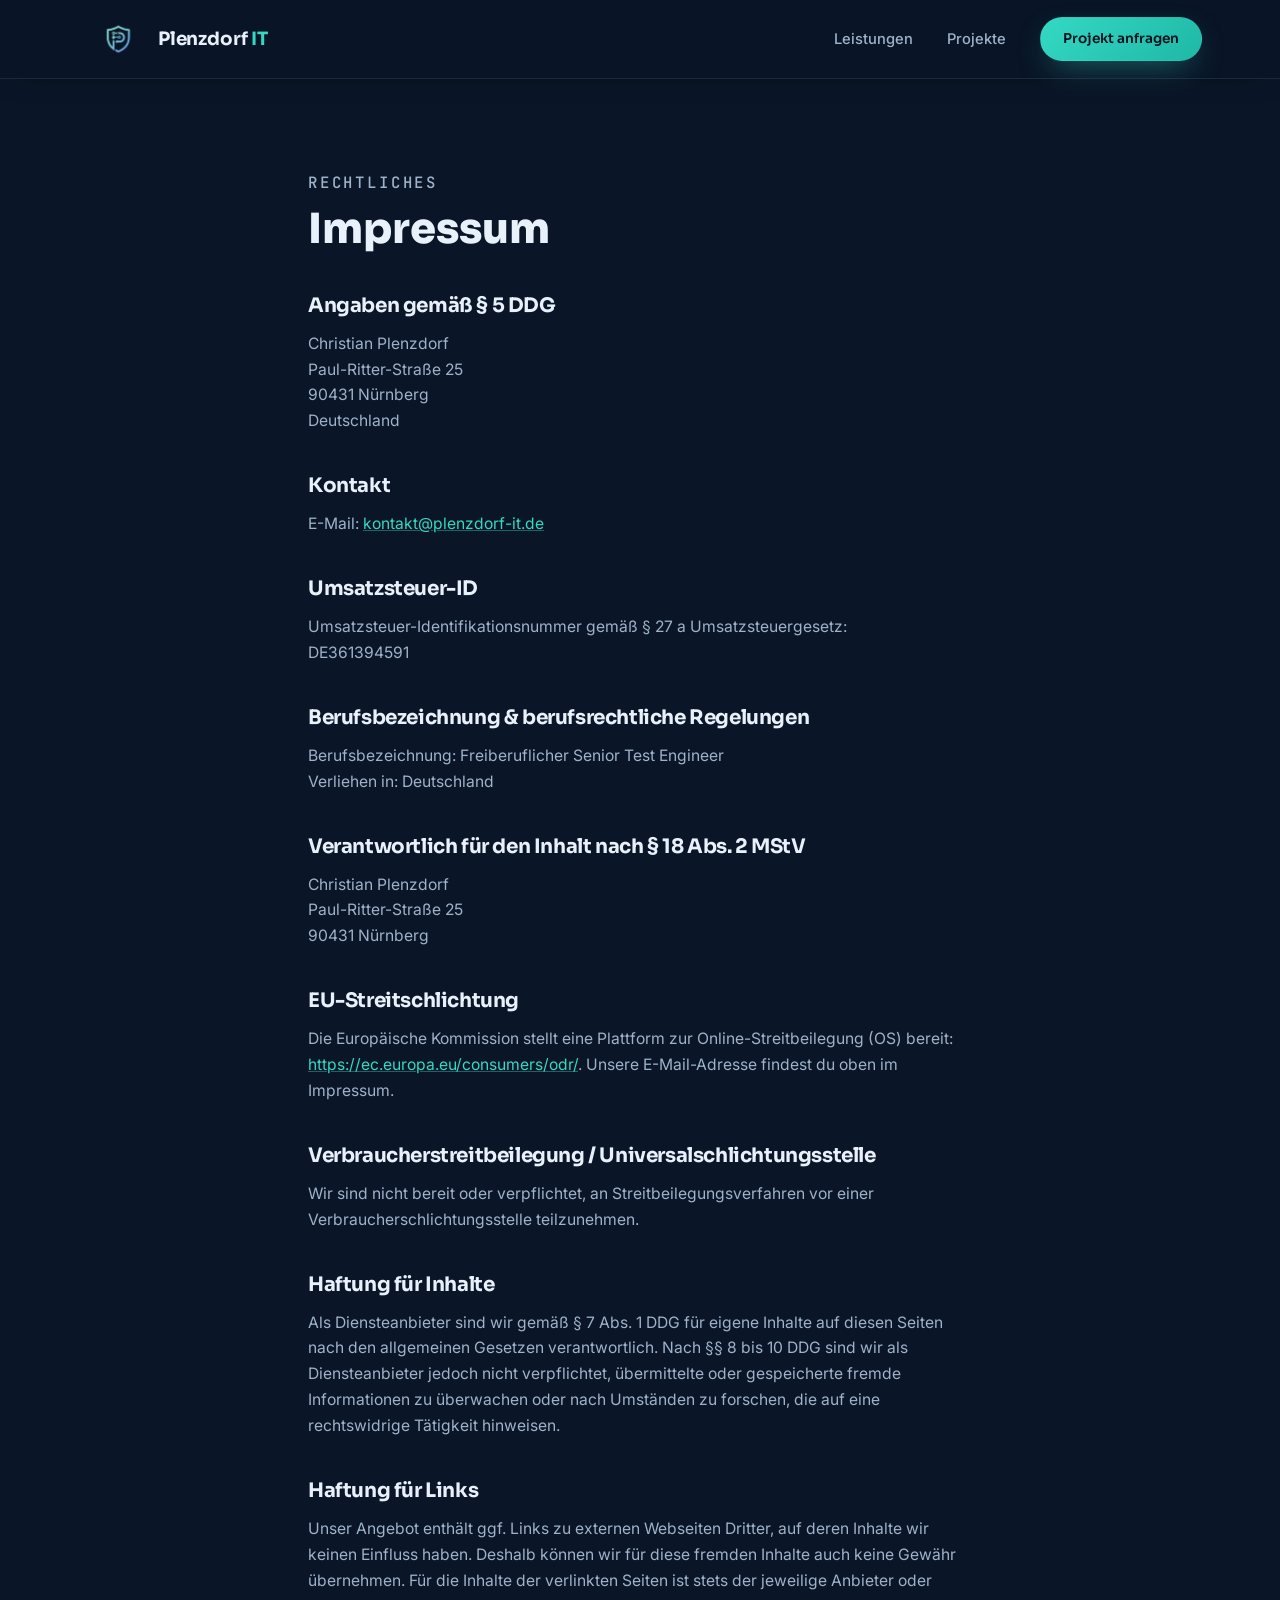
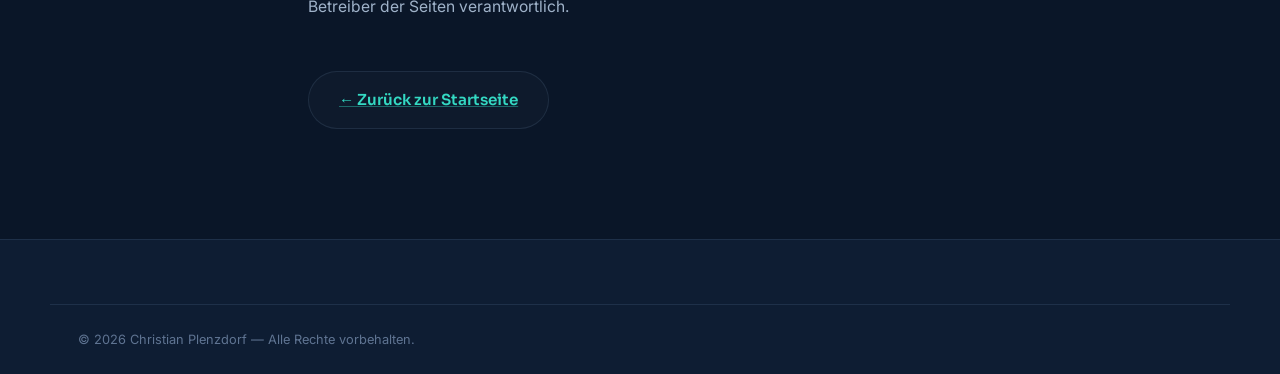
<file: impressum.html>
<!DOCTYPE html>
<html lang="de">
<head>
  <meta charset="UTF-8">
  <meta name="viewport" content="width=device-width, initial-scale=1.0">
  <title>Impressum | Plenzdorf IT</title>
  <meta name="robots" content="noindex, follow">
  <meta name="theme-color" content="#0a1628">
  <link rel="preconnect" href="https://fonts.googleapis.com">
  <link rel="preconnect" href="https://fonts.gstatic.com" crossorigin>
  <link href="https://fonts.googleapis.com/css2?family=Sora:wght@400;500;600;700;800&family=Inter:wght@400;500;600&family=JetBrains+Mono:wght@400;500&display=swap" rel="stylesheet">
  <link rel="stylesheet" href="css/style.css">
  <link rel="icon" type="image/png" href="assets/logo.png">
</head>
<body>

  <header class="nav is-scrolled" id="nav">
    <div class="nav__inner container">
      <a href="index.html" class="nav__logo">
        <img src="assets/logo.png" alt="Plenzdorf IT Logo" class="nav__logo-mark">
        <span class="nav__logo-text">Plenzdorf<em>&nbsp;IT</em></span>
      </a>
      <nav class="nav__links" id="navLinks">
        <a href="index.html#leistungen">Leistungen</a>
        <a href="index.html#projekte">Projekte</a>
        <a href="index.html#kontakt" class="btn btn--small btn--primary">Projekt anfragen</a>
      </nav>
      <button class="nav__burger" id="navBurger" aria-label="Menü öffnen" aria-expanded="false">
        <span></span><span></span><span></span>
      </button>
    </div>
  </header>

  <main>
    <section class="section legal">
      <div class="container legal__content">
        <p class="section__eyebrow">Rechtliches</p>
        <h1>Impressum</h1>

        <h2>Angaben gemäß § 5 DDG</h2>
        <p>
          Christian Plenzdorf<br>
          Paul-Ritter-Straße 25<br>
          90431 Nürnberg<br>
          Deutschland
        </p>

        <h2>Kontakt</h2>
        <p>
          E-Mail: <a href="mailto:kontakt@plenzdorf-it.de">kontakt@plenzdorf-it.de</a>
        </p>

        <h2>Umsatzsteuer-ID</h2>
        <p>
          Umsatzsteuer-Identifikationsnummer gemäß § 27 a Umsatzsteuergesetz:<br>
          DE361394591
        </p>

        <h2>Berufsbezeichnung &amp; berufsrechtliche Regelungen</h2>
        <p>
          Berufsbezeichnung: Freiberuflicher Senior Test Engineer<br>
          Verliehen in: Deutschland
        </p>

        <h2>Verantwortlich für den Inhalt nach § 18 Abs. 2 MStV</h2>
        <p>
          Christian Plenzdorf<br>
          Paul-Ritter-Straße 25<br>
          90431 Nürnberg
        </p>

        <h2>EU-Streitschlichtung</h2>
        <p>
          Die Europäische Kommission stellt eine Plattform zur Online-Streitbeilegung (OS) bereit:
          <a href="https://ec.europa.eu/consumers/odr/" target="_blank" rel="noopener">https://ec.europa.eu/consumers/odr/</a>.
          Unsere E-Mail-Adresse findest du oben im Impressum.
        </p>

        <h2>Verbraucherstreitbeilegung / Universalschlichtungsstelle</h2>
        <p>
          Wir sind nicht bereit oder verpflichtet, an Streitbeilegungsverfahren vor einer
          Verbraucherschlichtungsstelle teilzunehmen.
        </p>

        <h2>Haftung für Inhalte</h2>
        <p>
          Als Diensteanbieter sind wir gemäß § 7 Abs. 1 DDG für eigene Inhalte auf diesen Seiten
          nach den allgemeinen Gesetzen verantwortlich. Nach §§ 8 bis 10 DDG sind wir als
          Diensteanbieter jedoch nicht verpflichtet, übermittelte oder gespeicherte fremde
          Informationen zu überwachen oder nach Umständen zu forschen, die auf eine rechtswidrige
          Tätigkeit hinweisen.
        </p>

        <h2>Haftung für Links</h2>
        <p>
          Unser Angebot enthält ggf. Links zu externen Webseiten Dritter, auf deren Inhalte wir
          keinen Einfluss haben. Deshalb können wir für diese fremden Inhalte auch keine Gewähr
          übernehmen. Für die Inhalte der verlinkten Seiten ist stets der jeweilige Anbieter oder
          Betreiber der Seiten verantwortlich.
        </p>

        <a href="index.html" class="btn btn--ghost legal__back">← Zurück zur Startseite</a>
      </div>
    </section>
  </main>

  <footer class="footer">
    <div class="container footer__bottom">
      <p>© 2026 Christian Plenzdorf — Alle Rechte vorbehalten.</p>
    </div>
  </footer>

</body>
</html>
</file>
<file: css/style.css>
/* ============================================================
   Plenzdorf IT — Freelancer-Website
   Software Test & Qualitätssicherung
   ============================================================ */

:root {
  --bg: #0a1628;
  --bg-soft: #0e1d33;
  --bg-card: #11223c;
  --line: rgba(148, 184, 226, 0.12);
  --text: #e8f0fa;
  --text-dim: #9fb2c9;
  --accent: #34d9c3;
  --accent-soft: rgba(52, 217, 195, 0.12);
  --accent-2: #4ea3ff;
  --font-display: "Sora", sans-serif;
  --font-body: "Inter", sans-serif;
  --font-mono: "JetBrains Mono", monospace;
  --radius: 18px;
  --shadow: 0 24px 60px -24px rgba(0, 0, 0, 0.55);
  --container: 1180px;
}

* { margin: 0; padding: 0; box-sizing: border-box; }

html { scroll-behavior: smooth; }

body {
  font-family: var(--font-body);
  background: var(--bg);
  color: var(--text);
  line-height: 1.65;
  -webkit-font-smoothing: antialiased;
  overflow-x: hidden;
}

.container {
  max-width: var(--container);
  margin: 0 auto;
  padding: 0 28px;
}

h1, h2, h3, h4 { font-family: var(--font-display); line-height: 1.15; }

h2 { font-size: clamp(1.9rem, 3.4vw, 2.8rem); font-weight: 700; letter-spacing: -0.02em; }

a { color: inherit; text-decoration: none; }

img { max-width: 100%; display: block; }

::selection { background: var(--accent); color: #06121f; }

/* ---------- Buttons ---------- */
.btn {
  display: inline-flex;
  align-items: center;
  justify-content: center;
  gap: 10px;
  padding: 15px 30px;
  border-radius: 999px;
  font-family: var(--font-display);
  font-weight: 600;
  font-size: 0.95rem;
  cursor: pointer;
  border: 1px solid transparent;
  transition: transform 0.25s ease, box-shadow 0.25s ease, background 0.25s ease, color 0.25s ease;
}

.btn--primary {
  background: linear-gradient(135deg, var(--accent), #1fb8a6);
  color: #06121f;
  box-shadow: 0 12px 32px -12px rgba(52, 217, 195, 0.55);
}
.btn--primary:hover { transform: translateY(-2px); box-shadow: 0 18px 40px -12px rgba(52, 217, 195, 0.7); }

.btn--ghost {
  border-color: var(--line);
  color: var(--text);
  background: rgba(255, 255, 255, 0.02);
}
.btn--ghost:hover { border-color: var(--accent); color: var(--accent); transform: translateY(-2px); }

.btn--small { padding: 10px 22px; font-size: 0.85rem; }
.btn--full { width: 100%; }

/* ---------- Navigation ---------- */
.nav {
  position: fixed;
  inset: 0 0 auto 0;
  z-index: 100;
  transition: background 0.3s ease, box-shadow 0.3s ease, backdrop-filter 0.3s ease;
}
.nav.is-scrolled {
  background: rgba(10, 22, 40, 0.86);
  backdrop-filter: blur(14px);
  box-shadow: 0 8px 30px -18px rgba(0, 0, 0, 0.8);
  border-bottom: 1px solid var(--line);
}

.nav__inner {
  display: flex;
  align-items: center;
  justify-content: space-between;
  height: 78px;
}

.nav__logo { display: flex; align-items: center; }
.nav__logo-mark {
  width: 80px; height: 80px;
  object-fit: contain;
}
.nav__logo-text {
  font-family: var(--font-display);
  font-weight: 700;
  font-size: 1.15rem;
  letter-spacing: -0.01em;
}
.nav__logo-text em { font-style: normal; color: var(--accent); }

.nav__links { display: flex; align-items: center; gap: 34px; }
.nav__links > a:not(.btn) {
  font-size: 0.92rem;
  font-weight: 500;
  color: var(--text-dim);
  transition: color 0.2s ease;
  position: relative;
}
.nav__links > a:not(.btn)::after {
  content: "";
  position: absolute;
  left: 0; bottom: -6px;
  width: 0; height: 2px;
  background: var(--accent);
  border-radius: 2px;
  transition: width 0.25s ease;
}
.nav__links > a:not(.btn):hover { color: var(--text); }
.nav__links > a:not(.btn):hover::after { width: 100%; }

.nav__burger {
  display: none;
  flex-direction: column;
  gap: 5px;
  background: none;
  border: 0;
  cursor: pointer;
  padding: 8px;
}
.nav__burger span {
  width: 24px; height: 2px;
  background: var(--text);
  border-radius: 2px;
  transition: transform 0.3s ease, opacity 0.3s ease;
}

/* ---------- Hero ---------- */
.hero {
  position: relative;
  padding: 190px 0 120px;
  overflow: hidden;
}

.hero__bg { position: absolute; inset: 0; pointer-events: none; }
.hero__grid {
  position: absolute; inset: 0;
  background-image:
    linear-gradient(rgba(148, 184, 226, 0.05) 1px, transparent 1px),
    linear-gradient(90deg, rgba(148, 184, 226, 0.05) 1px, transparent 1px);
  background-size: 56px 56px;
  mask-image: radial-gradient(ellipse 80% 60% at 50% 30%, black 30%, transparent 75%);
}
.hero__glow {
  position: absolute;
  border-radius: 50%;
  filter: blur(120px);
  opacity: 0.35;
}
.hero__glow--1 { width: 560px; height: 560px; background: #0e7c6f; top: -180px; right: -120px; }
.hero__glow--2 { width: 480px; height: 480px; background: #14498a; bottom: -220px; left: -140px; }

.hero__inner {
  position: relative;
  display: grid;
  grid-template-columns: 1.05fr 0.95fr;
  gap: 60px;
  align-items: center;
}

.hero__eyebrow {
  display: inline-flex;
  align-items: center;
  gap: 10px;
  font-size: 0.85rem;
  font-weight: 600;
  color: var(--accent);
  background: var(--accent-soft);
  border: 1px solid rgba(52, 217, 195, 0.25);
  padding: 8px 18px;
  border-radius: 999px;
  margin-bottom: 28px;
}
.dot {
  width: 8px; height: 8px;
  border-radius: 50%;
  background: var(--accent);
  animation: pulse 2s infinite;
}
@keyframes pulse {
  0%, 100% { box-shadow: 0 0 0 0 rgba(52, 217, 195, 0.5); }
  50% { box-shadow: 0 0 0 7px rgba(52, 217, 195, 0); }
}

.hero__title {
  font-size: clamp(2.5rem, 5.4vw, 4.1rem);
  font-weight: 800;
  letter-spacing: -0.03em;
  margin-bottom: 26px;
}
.accent {
  background: linear-gradient(120deg, var(--accent), var(--accent-2));
  -webkit-background-clip: text;
  background-clip: text;
  color: transparent;
}

.hero__sub {
  font-size: 1.12rem;
  color: var(--text-dim);
  max-width: 540px;
  margin-bottom: 38px;
}
.hero__sub strong { color: var(--text); font-weight: 600; }

.hero__cta { display: flex; gap: 16px; flex-wrap: wrap; margin-bottom: 40px; }

.hero__badges {
  display: flex;
  gap: 26px;
  flex-wrap: wrap;
  list-style: none;
  color: var(--text-dim);
  font-size: 0.9rem;
}
.hero__badges li { display: flex; align-items: center; gap: 8px; }
.hero__badges li::before {
  content: "✓";
  color: var(--accent);
  font-weight: 700;
}

/* Terminal card */
.hero__card { position: relative; }

.terminal {
  background: #0b1424;
  border: 1px solid var(--line);
  border-radius: var(--radius);
  box-shadow: var(--shadow);
  overflow: hidden;
  transform: rotate(1.2deg);
  transition: transform 0.4s ease;
}
.hero__card:hover .terminal { transform: rotate(0deg); }

.terminal__bar {
  display: flex;
  align-items: center;
  gap: 8px;
  padding: 14px 18px;
  background: rgba(255, 255, 255, 0.03);
  border-bottom: 1px solid var(--line);
}
.terminal__bar span {
  width: 12px; height: 12px;
  border-radius: 50%;
  background: #3a4a63;
}
.terminal__bar span:nth-child(1) { background: #ff5f57; }
.terminal__bar span:nth-child(2) { background: #febc2e; }
.terminal__bar span:nth-child(3) { background: #28c840; }
.terminal__bar p {
  margin-left: auto;
  font-family: var(--font-mono);
  font-size: 0.72rem;
  color: var(--text-dim);
}

.terminal__body {
  padding: 22px 24px 26px;
  font-family: var(--font-mono);
  font-size: 0.82rem;
  line-height: 2.05;
}
.t-prompt { color: var(--accent-2); }
.t-ok { color: var(--accent); }
.t-dim { color: #5f7492; }
.t-result {
  color: var(--accent);
  font-weight: 500;
  border-top: 1px dashed var(--line);
  margin-top: 6px;
  padding-top: 8px;
}
.t-cursor {
  display: inline-block;
  width: 9px; height: 17px;
  background: var(--accent);
  vertical-align: middle;
  animation: blink 1.1s steps(1) infinite;
}
@keyframes blink { 50% { opacity: 0; } }

.hero__chip {
  position: absolute;
  background: rgba(17, 34, 60, 0.92);
  backdrop-filter: blur(10px);
  border: 1px solid var(--line);
  border-radius: 14px;
  padding: 14px 20px;
  box-shadow: var(--shadow);
  display: flex;
  flex-direction: column;
  gap: 2px;
  animation: float 5s ease-in-out infinite;
}
.hero__chip strong { font-family: var(--font-display); color: var(--accent); font-size: 0.95rem; }
.hero__chip span { font-size: 0.75rem; color: var(--text-dim); }
.hero__chip--1 { top: -26px; right: 8px; animation-delay: 0s; }
.hero__chip--2 { bottom: -24px; left: -14px; animation-delay: 2.5s; }

@keyframes float {
  0%, 100% { transform: translateY(0); }
  50% { transform: translateY(-9px); }
}

/* ---------- Stats ---------- */
.stats {
  border-top: 1px solid var(--line);
  border-bottom: 1px solid var(--line);
  background: var(--bg-soft);
}
.stats__grid {
  display: grid;
  grid-template-columns: repeat(4, 1fr);
  gap: 30px;
  padding: 56px 28px;
}
.stat { text-align: center; }
.stat__num {
  font-family: var(--font-display);
  font-size: clamp(2.2rem, 4vw, 3.2rem);
  font-weight: 800;
  color: var(--accent);
  letter-spacing: -0.02em;
}
.stat__label { color: var(--text-dim); font-size: 0.92rem; margin-top: 6px; }

/* ---------- Sections ---------- */
.section { padding: 110px 0; }
.section--alt { background: var(--bg-soft); border-top: 1px solid var(--line); border-bottom: 1px solid var(--line); }

.section__head { max-width: 640px; margin-bottom: 64px; }
.section__eyebrow {
  font-family: var(--font-mono);
  font-size: 0.8rem;
  font-weight: 500;
  text-transform: uppercase;
  letter-spacing: 0.18em;
  color: var(--accent);
  margin-bottom: 16px;
}
.section__sub { color: var(--text-dim); margin-top: 18px; font-size: 1.05rem; }

/* ---------- Cards (Leistungen) ---------- */
.cards {
  display: grid;
  grid-template-columns: repeat(3, 1fr);
  gap: 26px;
}

.card {
  background: var(--bg-card);
  border: 1px solid var(--line);
  border-radius: var(--radius);
  padding: 36px 30px;
  position: relative;
  overflow: hidden;
  transition: transform 0.3s ease, border-color 0.3s ease, box-shadow 0.3s ease;
}
.card::before {
  content: "";
  position: absolute;
  inset: 0 0 auto 0;
  height: 3px;
  background: linear-gradient(90deg, var(--accent), var(--accent-2));
  opacity: 0;
  transition: opacity 0.3s ease;
}
.card:hover {
  transform: translateY(-6px);
  border-color: rgba(52, 217, 195, 0.35);
  box-shadow: var(--shadow);
}
.card:hover::before { opacity: 1; }

.card__icon {
  width: 54px; height: 54px;
  display: grid; place-items: center;
  border-radius: 14px;
  background: var(--accent-soft);
  color: var(--accent);
  margin-bottom: 24px;
}
.card__icon svg { width: 26px; height: 26px; }

.card h3 { font-size: 1.2rem; margin-bottom: 12px; }
.card p { color: var(--text-dim); font-size: 0.95rem; }

.card__tags {
  display: flex;
  flex-wrap: wrap;
  gap: 8px;
  list-style: none;
  margin-top: 22px;
}
.card__tags li {
  font-family: var(--font-mono);
  font-size: 0.72rem;
  color: var(--accent);
  background: var(--accent-soft);
  padding: 4px 12px;
  border-radius: 999px;
}

/* ---------- Expertise ---------- */
.expertise__grid {
  display: grid;
  grid-template-columns: repeat(2, 1fr);
  gap: 26px;
}
.expertise__col {
  background: var(--bg-card);
  border: 1px solid var(--line);
  border-radius: var(--radius);
  padding: 34px 30px;
}
.expertise__col h3 {
  font-size: 1.05rem;
  margin-bottom: 20px;
  padding-bottom: 16px;
  border-bottom: 1px solid var(--line);
  color: var(--accent);
}

.chips { display: flex; flex-wrap: wrap; gap: 10px; list-style: none; }
.chips li {
  font-size: 0.85rem;
  font-weight: 500;
  color: var(--text-dim);
  background: rgba(255, 255, 255, 0.04);
  border: 1px solid var(--line);
  padding: 7px 16px;
  border-radius: 999px;
  transition: color 0.2s ease, border-color 0.2s ease, background 0.2s ease;
}
.chips li:hover {
  color: var(--accent);
  border-color: rgba(52, 217, 195, 0.4);
  background: var(--accent-soft);
}
.chips--small li { font-size: 0.75rem; padding: 4px 12px; }

/* ---------- Timeline (Projekte) ---------- */
.timeline { display: flex; flex-direction: column; }

.timeline__item {
  display: grid;
  grid-template-columns: 250px 1fr;
  gap: 40px;
  padding: 40px 0;
  border-bottom: 1px solid var(--line);
  position: relative;
}
.timeline__item:last-of-type { border-bottom: 0; }

.timeline__meta { display: flex; flex-direction: column; gap: 8px; }
.timeline__period {
  font-family: var(--font-mono);
  font-size: 0.85rem;
  color: var(--accent);
  font-weight: 500;
}
.timeline__role {
  font-size: 0.85rem;
  color: var(--text-dim);
}

.timeline__body h3 { font-size: 1.25rem; margin-bottom: 12px; }
.timeline__body p { color: var(--text-dim); font-size: 0.97rem; max-width: 720px; }
.timeline__body .chips { margin-top: 18px; }

.branchen {
  margin-top: 56px;
  padding: 28px 34px;
  background: var(--bg-card);
  border: 1px solid var(--line);
  border-radius: var(--radius);
  display: flex;
  align-items: center;
  gap: 30px;
  flex-wrap: wrap;
}
.branchen__label {
  font-family: var(--font-display);
  font-weight: 600;
  font-size: 0.95rem;
  white-space: nowrap;
}
.branchen ul { display: flex; gap: 12px; flex-wrap: wrap; list-style: none; }
.branchen li {
  font-size: 0.85rem;
  color: var(--text-dim);
  border: 1px solid var(--line);
  border-radius: 999px;
  padding: 7px 18px;
}

/* ---------- Zertifikate ---------- */
.certs {
  display: grid;
  grid-template-columns: repeat(auto-fit, minmax(240px, 1fr));
  gap: 24px;
}
.cert {
  background: var(--bg-card);
  border: 1px solid var(--line);
  border-radius: var(--radius);
  padding: 30px 26px;
  transition: transform 0.3s ease, border-color 0.3s ease;
}
.cert:hover { transform: translateY(-5px); border-color: rgba(52, 217, 195, 0.35); }
.cert__year {
  font-family: var(--font-mono);
  font-size: 0.8rem;
  color: var(--accent);
  margin-bottom: 14px;
}
.cert h3 { font-size: 1.02rem; margin-bottom: 8px; }
.cert p { color: var(--text-dim); font-size: 0.85rem; }

/* ---------- Über mich ---------- */
.about {
  display: grid;
  grid-template-columns: 0.85fr 1.15fr;
  gap: 70px;
  align-items: center;
}

.about__portrait {
  aspect-ratio: 4 / 4.6;
  border-radius: var(--radius);
  background:
    radial-gradient(circle at 30% 20%, rgba(52, 217, 195, 0.25), transparent 55%),
    radial-gradient(circle at 75% 80%, rgba(78, 163, 255, 0.22), transparent 55%),
    var(--bg-card);
  border: 1px solid var(--line);
  display: grid;
  place-items: center;
  box-shadow: var(--shadow);
}
.about__portrait span {
  font-family: var(--font-display);
  font-size: 5.5rem;
  font-weight: 800;
  background: linear-gradient(120deg, var(--accent), var(--accent-2));
  -webkit-background-clip: text;
  background-clip: text;
  color: transparent;
  opacity: 0.9;
}

.about__quote {
  margin-top: -46px;
  margin-left: 34px;
  margin-right: -20px;
  position: relative;
  background: rgba(17, 34, 60, 0.95);
  backdrop-filter: blur(8px);
  border: 1px solid var(--line);
  border-radius: 14px;
  padding: 20px 24px;
  box-shadow: var(--shadow);
}
.about__quote p {
  font-size: 0.92rem;
  font-style: italic;
  color: var(--text-dim);
}

.about__content h2 { margin-bottom: 24px; }
.about__content > p { color: var(--text-dim); margin-bottom: 18px; }

.about__points {
  list-style: none;
  margin: 28px 0 36px;
  display: flex;
  flex-direction: column;
  gap: 14px;
}
.about__points li {
  padding-left: 32px;
  position: relative;
  color: var(--text-dim);
  font-size: 0.96rem;
}
.about__points li::before {
  content: "✓";
  position: absolute;
  left: 0; top: 0;
  width: 22px; height: 22px;
  display: grid; place-items: center;
  border-radius: 50%;
  background: var(--accent-soft);
  color: var(--accent);
  font-size: 0.75rem;
  font-weight: 700;
}
.about__points strong { color: var(--text); }

/* ---------- Kontakt ---------- */
.section--contact { padding-bottom: 130px; }

.contact__box {
  display: grid;
  grid-template-columns: 1fr 1.1fr;
  gap: 0;
  background: var(--bg-card);
  border: 1px solid var(--line);
  border-radius: 26px;
  overflow: hidden;
  box-shadow: var(--shadow);
}

.contact__info {
  padding: 56px 50px;
  background:
    radial-gradient(circle at 15% 15%, rgba(52, 217, 195, 0.12), transparent 50%),
    radial-gradient(circle at 90% 90%, rgba(78, 163, 255, 0.1), transparent 50%),
    var(--bg-soft);
  display: flex;
  flex-direction: column;
}
.contact__info h2 { margin-bottom: 18px; }
.contact__info > p { color: var(--text-dim); margin-bottom: 36px; }

.contact__details { list-style: none; display: flex; flex-direction: column; gap: 20px; margin-top: auto; }
.contact__details li { display: flex; align-items: center; gap: 14px; color: var(--text-dim); font-size: 0.95rem; }
.contact__details svg { width: 20px; height: 20px; color: var(--accent); flex-shrink: 0; }
.contact__details a:hover { color: var(--accent); }

.contact__form { padding: 56px 50px; }

.form__row { display: grid; grid-template-columns: 1fr 1fr; gap: 18px; }
.form__field { margin-bottom: 20px; }
.form__field label {
  display: block;
  font-size: 0.82rem;
  font-weight: 600;
  margin-bottom: 8px;
  color: var(--text-dim);
}
.form__field input,
.form__field select,
.form__field textarea {
  width: 100%;
  background: rgba(255, 255, 255, 0.04);
  border: 1px solid var(--line);
  border-radius: 12px;
  padding: 14px 16px;
  color: var(--text);
  font-family: var(--font-body);
  font-size: 0.95rem;
  transition: border-color 0.2s ease, box-shadow 0.2s ease;
  resize: vertical;
}
.form__field input::placeholder,
.form__field textarea::placeholder { color: #5f7492; }
.form__field input:focus,
.form__field select:focus,
.form__field textarea:focus {
  outline: none;
  border-color: var(--accent);
  box-shadow: 0 0 0 3px rgba(52, 217, 195, 0.15);
}

.form__field select option { background: var(--bg-card); }
.form__field select option:checked ,
.form__field select option:hover {
  background: var(--accent);
}
.form__field select option:focus {
  color: var(--accent);
  background: var(--accent-soft);
}

.form__note { font-size: 0.75rem; color: #5f7492; margin-top: 16px; }
.form__success {
  margin-top: 18px;
  padding: 14px 18px;
  border-radius: 12px;
  background: var(--accent-soft);
  border: 1px solid rgba(52, 217, 195, 0.4);
  color: var(--accent);
  font-size: 0.9rem;
}
.form__error {
  margin-top: 18px;
  padding: 14px 18px;
  border-radius: 12px;
  background: rgba(255, 95, 87, 0.1);
  border: 1px solid rgba(255, 95, 87, 0.4);
  color: #ff8f88;
  font-size: 0.9rem;
}
.btn[disabled] { opacity: 0.65; cursor: not-allowed; transform: none !important; }

/* ---------- Footer ---------- */
.footer {
  border-top: 1px solid var(--line);
  background: var(--bg-soft);
  padding: 64px 0 0;
}
.footer__inner {
  display: grid;
  grid-template-columns: 1.4fr 1fr 1fr;
  gap: 40px;
  padding-bottom: 48px;
}
.footer__brand p { color: var(--text-dim); font-size: 0.88rem; margin-top: 18px; }
.footer__col { display: flex; flex-direction: column; gap: 10px; }
.footer__col h4 { font-size: 0.95rem; margin-bottom: 8px; }
.footer__col a { color: var(--text-dim); font-size: 0.88rem; transition: color 0.2s ease; }
.footer__col a:hover { color: var(--accent); }

.footer__bottom {
  border-top: 1px solid var(--line);
  padding-top: 24px;
  padding-bottom: 24px;
}
.footer__bottom p { font-size: 0.8rem; color: #5f7492; }

/* ---------- Reveal animations ---------- */
.reveal {
  opacity: 0;
  transform: translateY(28px);
  transition: opacity 0.7s cubic-bezier(0.22, 1, 0.36, 1), transform 0.7s cubic-bezier(0.22, 1, 0.36, 1);
}
.reveal.is-visible { opacity: 1; transform: none; }
.reveal--delay-1 { transition-delay: 0.1s; }
.reveal--delay-2 { transition-delay: 0.2s; }
.reveal--delay-3 { transition-delay: 0.3s; }
.reveal--delay-4 { transition-delay: 0.4s; }

@media (prefers-reduced-motion: reduce) {
  .reveal { opacity: 1; transform: none; transition: none; }
  html { scroll-behavior: auto; }
}

/* ---------- Legal pages (Impressum / Datenschutz) ---------- */
.legal { padding-top: 170px; }
.legal__content { max-width: 720px; }
.legal__content h1 {
  font-size: clamp(2rem, 4vw, 2.6rem);
  font-weight: 800;
  margin: 10px 0 32px;
}
.legal__content h2 {
  font-size: 1.25rem;
  margin: 40px 0 14px;
  color: var(--text);
}
.legal__content p,
.legal__content li { color: var(--text-dim); font-size: 0.98rem; margin-bottom: 8px; }
.legal__content ul { padding-left: 22px; margin-bottom: 16px; }
.legal__content a { color: var(--accent); text-decoration: underline; text-decoration-color: rgba(52, 217, 195, 0.4); }
.legal__content a:hover { text-decoration-color: var(--accent); }
.legal__content code {
  font-family: var(--font-mono);
  background: var(--accent-soft);
  color: var(--accent);
  padding: 2px 8px;
  border-radius: 6px;
  font-size: 0.85rem;
}
.legal__notice {
  background: var(--bg-card);
  border: 1px solid rgba(52, 217, 195, 0.3);
  border-radius: 14px;
  padding: 20px 24px;
  font-size: 0.9rem;
  color: var(--text-dim);
  margin-bottom: 20px;
}
.legal__notice strong { color: var(--accent); }
.legal__back { margin-top: 44px; }

/* ---------- 404 ---------- */
.error-page {
  min-height: 100vh;
  display: grid;
  place-items: center;
  padding: 40px 28px;
  text-align: center;
  background:
    radial-gradient(circle at 20% 20%, rgba(52, 217, 195, 0.12), transparent 45%),
    radial-gradient(circle at 85% 80%, rgba(78, 163, 255, 0.12), transparent 45%),
    var(--bg);
}
.error-page__inner { max-width: 560px; }
.error-page__code {
  font-family: var(--font-display);
  font-size: 6rem;
  font-weight: 800;
  color: var(--accent);
  line-height: 1;
  margin-bottom: 12px;
  opacity: 0.85;
}
.error-page h1 { font-size: clamp(1.6rem, 3.4vw, 2.2rem); margin-bottom: 16px; }
.error-page p { color: var(--text-dim); margin-bottom: 32px; }

/* ---------- Responsive ---------- */
@media (max-width: 1024px) {
  .hero__inner { grid-template-columns: 1fr; gap: 80px; }
  .hero__card { max-width: 560px; margin: 0 auto; }
  .cards { grid-template-columns: repeat(2, 1fr); }
  .about { grid-template-columns: 1fr; gap: 60px; }
  .about__visual { max-width: 420px; }
  .contact__box { grid-template-columns: 1fr; }
}

@media (max-width: 760px) {
  .nav__links {
    position: fixed;
    top: 78px;
    right: 0;
    flex-direction: column;
    align-items: flex-start;
    gap: 6px;
    background: rgba(10, 22, 40, 0.98);
    backdrop-filter: blur(16px);
    width: 100%;
    padding: 24px 28px 32px;
    border-bottom: 1px solid var(--line);
    transform: translateY(-16px);
    opacity: 0;
    pointer-events: none;
    transition: transform 0.3s ease, opacity 0.3s ease;
  }
  .nav__links.is-open { transform: none; opacity: 1; pointer-events: auto; }
  .nav__links > a:not(.btn) { padding: 12px 0; font-size: 1.05rem; }
  .nav__links .btn { margin-top: 14px; }
  .nav__burger { display: flex; }
  .nav__burger.is-open span:nth-child(1) { transform: translateY(7px) rotate(45deg); }
  .nav__burger.is-open span:nth-child(2) { opacity: 0; }
  .nav__burger.is-open span:nth-child(3) { transform: translateY(-7px) rotate(-45deg); }

  .hero { padding: 150px 0 90px; }
  .stats__grid { grid-template-columns: repeat(2, 1fr); }
  .cards { grid-template-columns: 1fr; }
  .expertise__grid { grid-template-columns: 1fr; }
  .timeline__item { grid-template-columns: 1fr; gap: 14px; padding: 32px 0; }
  .section { padding: 80px 0; }
  .form__row { grid-template-columns: 1fr; }
  .contact__info, .contact__form { padding: 40px 28px; }
  .footer__inner { grid-template-columns: 1fr; gap: 32px; }
  .hero__chip--1 { top: -20px; right: 0; }
  .hero__chip--2 { bottom: -18px; left: 0; }
}
</file>
